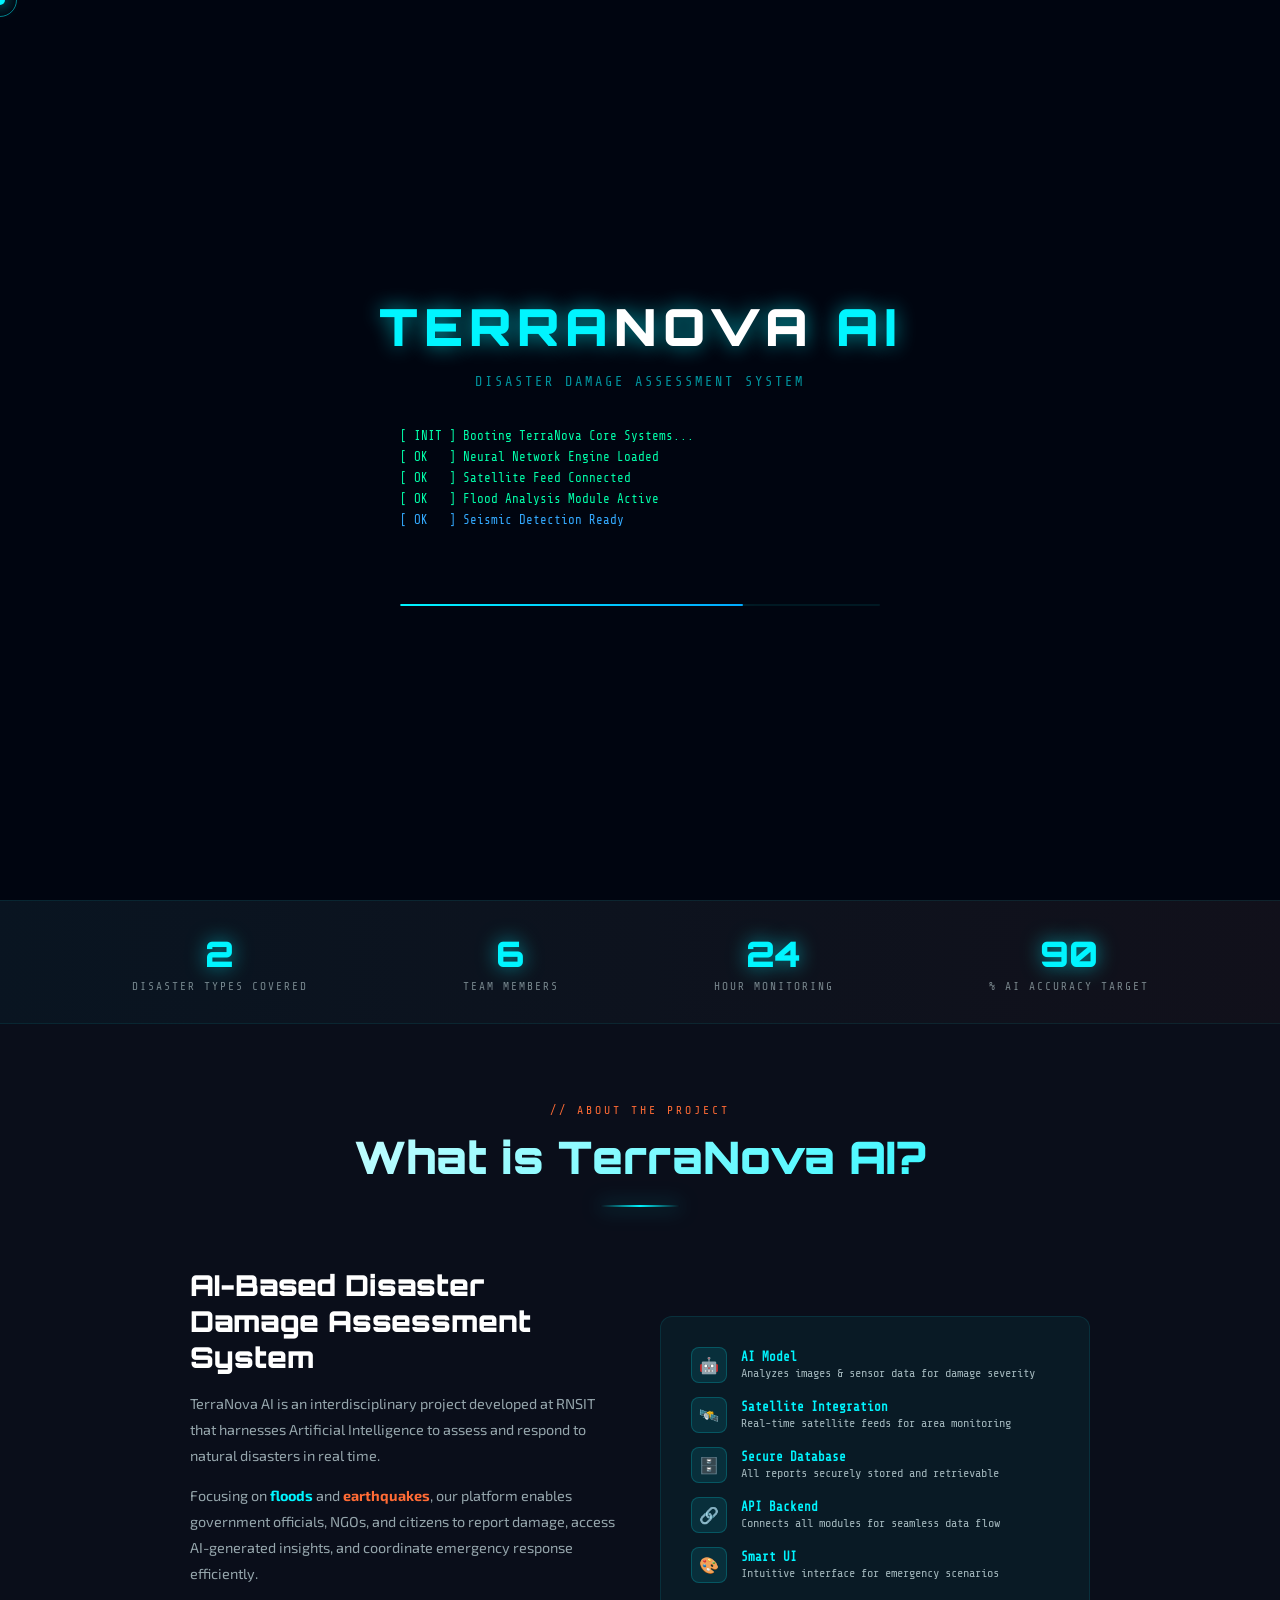
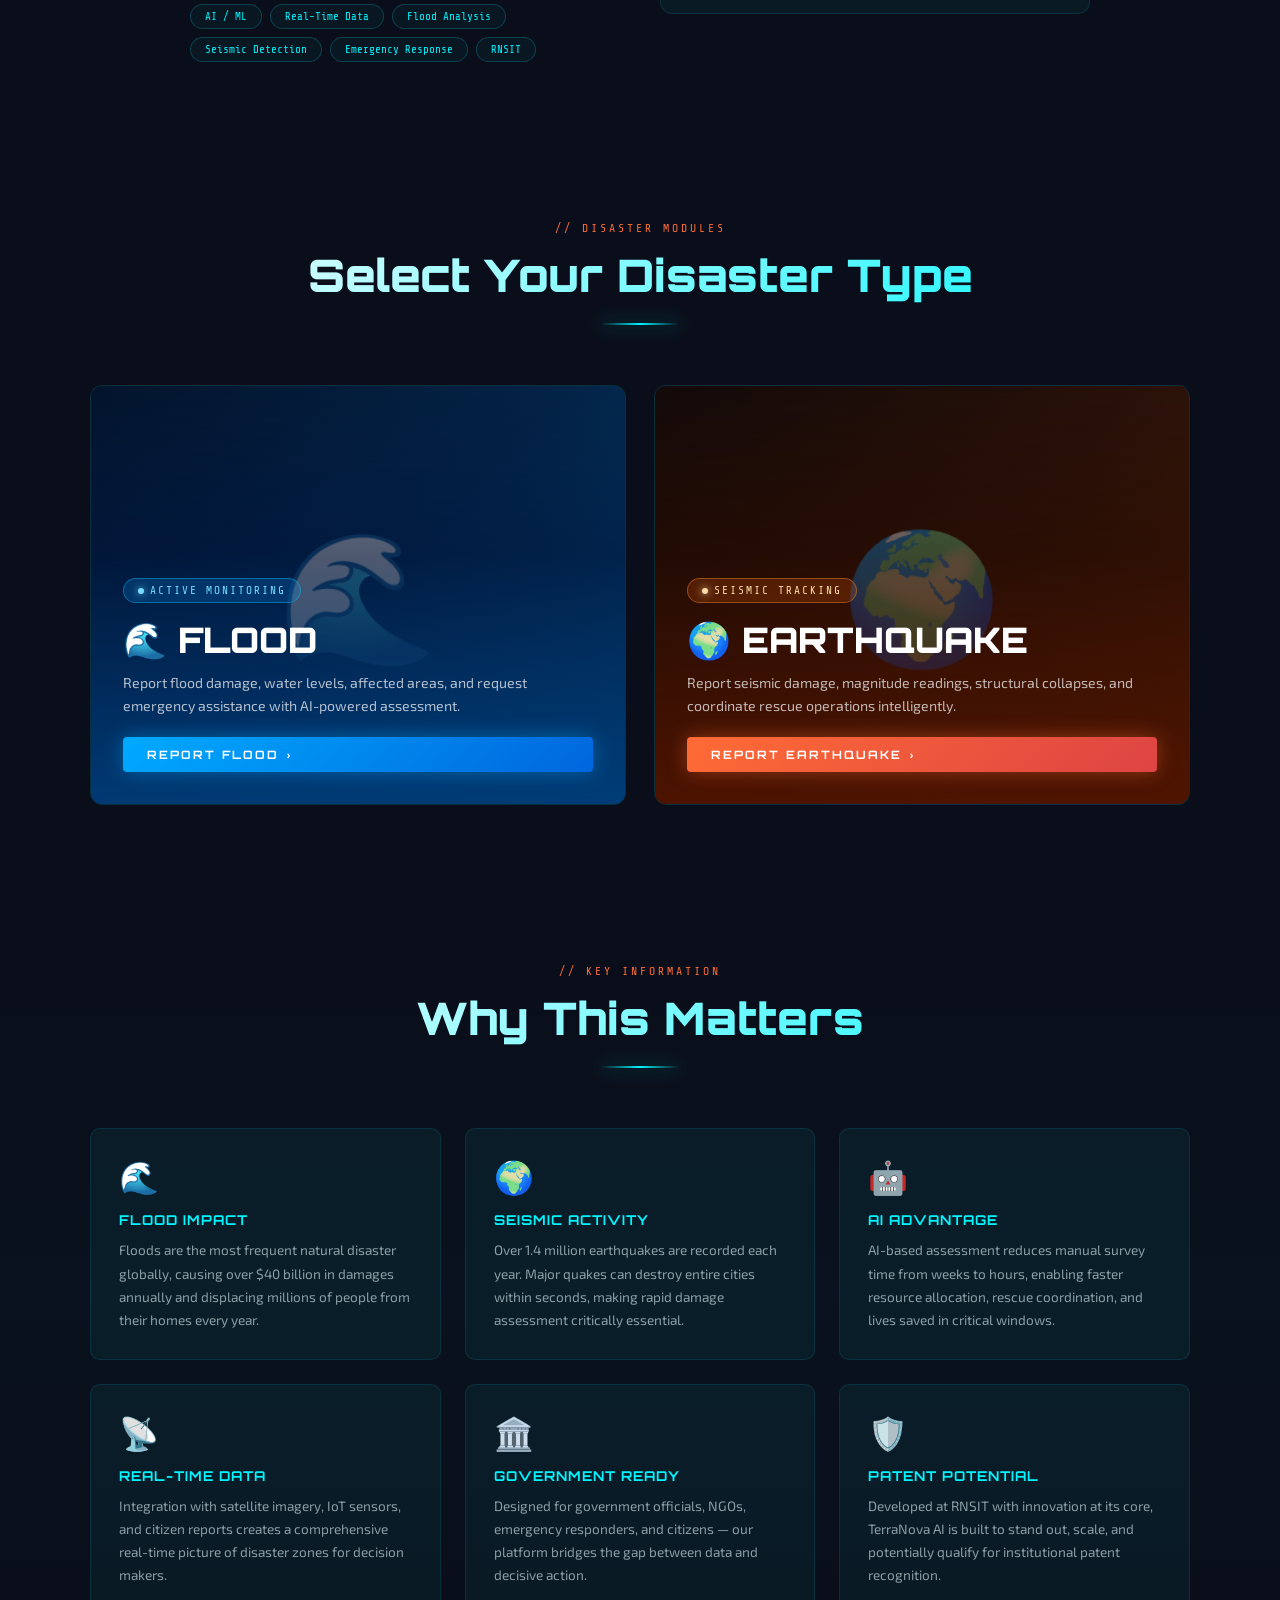
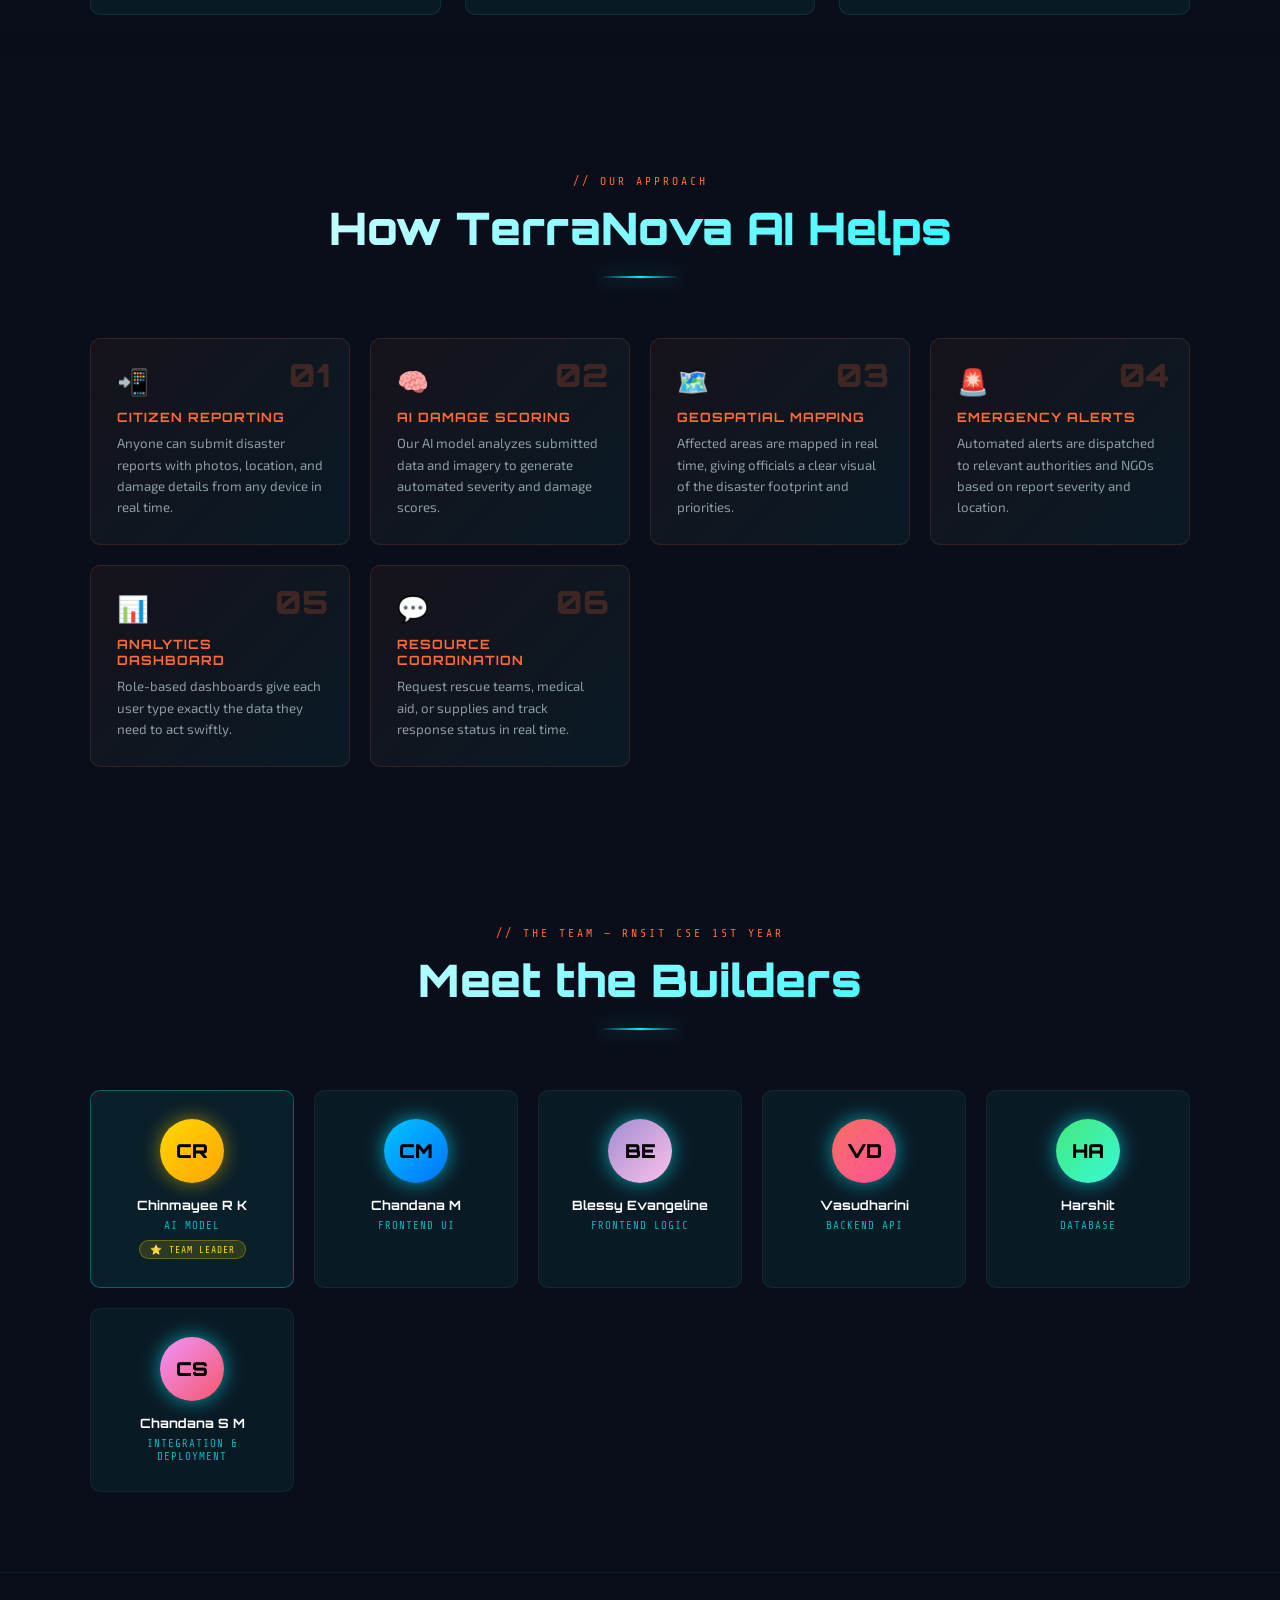
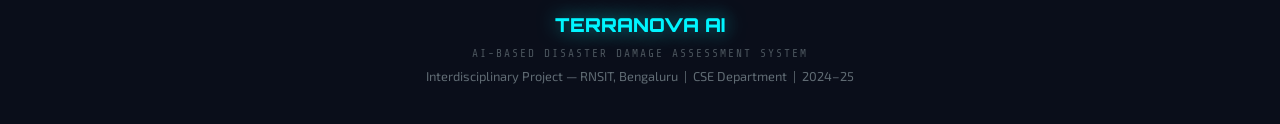
<file: frontend 1/TerraNovaAI5/index.html>
<!DOCTYPE html>
<html lang="en">
<head>
<meta charset="UTF-8"/>
<meta name="viewport" content="width=device-width, initial-scale=1.0"/>
<title>TerraNova AI — Disaster Damage Assessment System</title>
<link href="https://fonts.googleapis.com/css2?family=Orbitron:wght@400;600;700;900&family=Exo+2:wght@300;400;500;600&family=Share+Tech+Mono&display=swap" rel="stylesheet"/>
<style>
:root{--cyan:#00f5ff;--amber:#ff6b35;--red:#ff2244;--navy:#0a0e1a;--navy2:#0d1526;--glass:rgba(0,245,255,0.05);--glass2:rgba(0,245,255,0.10);--glow:0 0 20px rgba(0,245,255,0.6);--glow-amber:0 0 20px rgba(255,107,53,0.6);--font-head:'Orbitron',monospace;--font-body:'Exo 2',sans-serif;--font-mono:'Share Tech Mono',monospace;}
*{margin:0;padding:0;box-sizing:border-box;}html{scroll-behavior:smooth;}
body{background:var(--navy);color:#e0f7fa;font-family:var(--font-body);overflow-x:hidden;cursor:none;}

#cursor{position:fixed;width:10px;height:10px;border-radius:50%;background:var(--cyan);pointer-events:none;z-index:99999;transform:translate(-50%,-50%);box-shadow:0 0 15px var(--cyan);}
#cursor-ring{position:fixed;width:34px;height:34px;border-radius:50%;border:1.5px solid rgba(0,245,255,0.5);pointer-events:none;z-index:99998;transform:translate(-50%,-50%);transition:all .15s ease;}

#boot{position:fixed;inset:0;background:#000510;z-index:99990;display:flex;flex-direction:column;align-items:center;justify-content:center;gap:16px;transition:opacity .8s,visibility .8s;}
#boot.hidden{opacity:0;visibility:hidden;}
.boot-logo{font-family:var(--font-head);font-size:clamp(1.8rem,4vw,3.5rem);font-weight:900;color:var(--cyan);text-shadow:var(--glow);letter-spacing:6px;animation:flickerIn 1s .2s both;}
.boot-sub{font-family:var(--font-mono);font-size:.85rem;color:rgba(0,245,255,0.6);letter-spacing:3px;animation:flickerIn .8s .7s both;}
.boot-lines{width:min(480px,88vw);margin-top:24px;display:flex;flex-direction:column;gap:7px;}
.bl{font-family:var(--font-mono);font-size:.78rem;color:#3af;opacity:0;transform:translateX(-15px);transition:all .35s;}
.bl.show{opacity:1;transform:translateX(0);}.bl.ok{color:#0fa;}
.boot-bar-wrap{width:min(480px,88vw);height:2px;background:rgba(0,245,255,0.08);border-radius:2px;overflow:hidden;margin-top:18px;}
.boot-bar{height:100%;width:0;background:linear-gradient(90deg,var(--cyan),#0af);box-shadow:var(--glow);border-radius:2px;transition:width .25s;}
@keyframes flickerIn{0%{opacity:0;}60%{opacity:.7;}80%{opacity:.4;}100%{opacity:1;}}

#bg-canvas{position:fixed;inset:0;z-index:0;pointer-events:none;}

nav{position:fixed;top:0;left:0;right:0;z-index:500;padding:16px 5%;display:flex;align-items:center;justify-content:space-between;background:rgba(10,14,26,.88);backdrop-filter:blur(18px);border-bottom:1px solid rgba(0,245,255,0.08);}
.nav-brand{display:flex;align-items:center;gap:12px;}
.nav-orb{width:40px;height:40px;border-radius:50%;border:2px solid var(--cyan);display:flex;align-items:center;justify-content:center;font-family:var(--font-head);font-size:.85rem;font-weight:900;color:var(--cyan);box-shadow:var(--glow);animation:orbPulse 2.5s ease-in-out infinite;}
.nav-title{font-family:var(--font-head);font-size:1rem;font-weight:700;background:linear-gradient(135deg,var(--cyan),#fff);-webkit-background-clip:text;-webkit-text-fill-color:transparent;}
.nav-links{display:flex;gap:28px;align-items:center;}
.nav-links a{font-size:.85rem;color:rgba(224,247,250,.7);text-decoration:none;letter-spacing:1px;transition:color .2s;}
.nav-links a:hover{color:var(--cyan);}
.nav-btn{padding:8px 22px;border:1.5px solid var(--cyan);border-radius:4px;color:var(--cyan);font-family:var(--font-head);font-size:.75rem;font-weight:600;text-decoration:none;letter-spacing:2px;background:transparent;transition:all .25s;position:relative;overflow:hidden;}
.nav-btn::before{content:'';position:absolute;inset:0;background:var(--cyan);transform:translateX(-100%);transition:transform .3s;z-index:-1;}
.nav-btn:hover{color:#000;text-shadow:none;}.nav-btn:hover::before{transform:translateX(0);}
@keyframes orbPulse{0%,100%{box-shadow:var(--glow);}50%{box-shadow:0 0 35px rgba(0,245,255,.9);}}

.hero{position:relative;min-height:100vh;display:flex;flex-direction:column;align-items:center;justify-content:center;text-align:center;padding:100px 5% 60px;z-index:1;}
.hero-badge{display:inline-flex;align-items:center;gap:8px;padding:6px 18px;border:1px solid rgba(0,245,255,.25);border-radius:20px;background:rgba(0,245,255,.05);font-family:var(--font-mono);font-size:.72rem;color:var(--cyan);letter-spacing:2px;margin-bottom:28px;animation:fadeUp .8s 1s both;}
.hero-badge span{width:6px;height:6px;border-radius:50%;background:var(--cyan);box-shadow:var(--glow);animation:blink 1.2s infinite;}
.hero-title{font-family:var(--font-head);font-size:clamp(2rem,6vw,5rem);font-weight:900;line-height:1.1;letter-spacing:2px;margin-bottom:20px;animation:fadeUp .8s 1.1s both;}
.hero-title .line1{display:block;background:linear-gradient(135deg,#fff 30%,var(--cyan));-webkit-background-clip:text;-webkit-text-fill-color:transparent;filter:drop-shadow(0 0 30px rgba(0,245,255,.3));}
.hero-title .line2{display:block;color:var(--amber);text-shadow:var(--glow-amber);font-size:clamp(1rem,2.5vw,1.8rem);letter-spacing:6px;margin-top:10px;font-weight:600;}
.hero-desc{max-width:640px;font-size:clamp(.9rem,1.5vw,1.1rem);color:rgba(224,247,250,.65);line-height:1.8;margin-bottom:40px;animation:fadeUp .8s 1.2s both;}
.hero-btns{display:flex;gap:16px;flex-wrap:wrap;justify-content:center;animation:fadeUp .8s 1.3s both;}
.btn-primary{padding:14px 36px;background:linear-gradient(135deg,var(--cyan),#0af);color:#000;font-family:var(--font-head);font-size:.78rem;font-weight:700;letter-spacing:2px;border:none;border-radius:4px;cursor:pointer;text-decoration:none;box-shadow:0 0 30px rgba(0,245,255,.4);transition:all .25s;display:inline-block;}
.btn-primary:hover{transform:translateY(-3px);box-shadow:0 0 50px rgba(0,245,255,.7);}
.btn-ghost{padding:14px 36px;border:1.5px solid var(--amber);color:var(--amber);font-family:var(--font-head);font-size:.78rem;font-weight:700;letter-spacing:2px;border-radius:4px;cursor:pointer;text-decoration:none;background:transparent;transition:all .25s;display:inline-block;}
.btn-ghost:hover{background:rgba(255,107,53,.1);box-shadow:var(--glow-amber);transform:translateY(-3px);}
.hero-scroll{position:absolute;bottom:30px;left:50%;transform:translateX(-50%);display:flex;flex-direction:column;align-items:center;gap:6px;color:rgba(0,245,255,.4);font-family:var(--font-mono);font-size:.65rem;letter-spacing:2px;animation:fadeUp .8s 1.5s both;}
.scroll-arrow{width:1px;height:40px;background:linear-gradient(to bottom,transparent,var(--cyan));animation:scrollBob 1.5s ease-in-out infinite;}
@keyframes scrollBob{0%,100%{transform:scaleY(1);}50%{transform:scaleY(1.3);}}

.stats-bar{position:relative;z-index:1;padding:30px 5%;background:linear-gradient(90deg,rgba(0,245,255,.03),rgba(255,107,53,.03));border-top:1px solid rgba(0,245,255,.08);border-bottom:1px solid rgba(0,245,255,.08);display:flex;justify-content:space-around;flex-wrap:wrap;gap:20px;}
.stat-item{text-align:center;}
.stat-num{font-family:var(--font-head);font-size:clamp(1.4rem,3vw,2.2rem);font-weight:900;color:var(--cyan);text-shadow:var(--glow);}
.stat-label{font-family:var(--font-mono);font-size:.7rem;color:rgba(224,247,250,.5);letter-spacing:2px;margin-top:4px;}

.section{position:relative;z-index:1;padding:80px 5%;}
.section-header{text-align:center;margin-bottom:60px;}
.section-tag{font-family:var(--font-mono);font-size:.72rem;color:var(--amber);letter-spacing:3px;display:block;margin-bottom:12px;}
.section-title{font-family:var(--font-head);font-size:clamp(1.4rem,3.5vw,2.8rem);font-weight:900;background:linear-gradient(135deg,#fff,var(--cyan));-webkit-background-clip:text;-webkit-text-fill-color:transparent;}
.glow-divider{width:80px;height:2px;background:linear-gradient(90deg,transparent,var(--cyan),transparent);margin:20px auto 0;box-shadow:var(--glow);}

.disaster-grid{display:grid;grid-template-columns:1fr 1fr;gap:28px;max-width:1100px;margin:0 auto;}
@media(max-width:700px){.disaster-grid{grid-template-columns:1fr;}}
.disaster-card{position:relative;border-radius:12px;overflow:hidden;height:420px;cursor:pointer;border:1px solid rgba(0,245,255,.15);transition:all .4s;}
.disaster-card:hover{transform:translateY(-8px);border-color:rgba(0,245,255,.5);box-shadow:0 20px 60px rgba(0,0,0,.5);}
.disaster-card video{position:absolute;inset:0;width:100%;height:100%;object-fit:cover;z-index:0;}
.card-img-fallback{position:absolute;inset:0;width:100%;height:100%;z-index:0;display:flex;align-items:center;justify-content:center;font-size:8rem;}
.card-overlay{position:absolute;inset:0;z-index:1;display:flex;flex-direction:column;justify-content:flex-end;padding:32px;}
.card-overlay.flood-overlay{background:linear-gradient(0deg,rgba(0,60,120,.92) 0%,rgba(0,20,60,.5) 60%,transparent 100%);}
.card-overlay.quake-overlay{background:linear-gradient(0deg,rgba(80,20,0,.92) 0%,rgba(40,10,0,.5) 60%,transparent 100%);}
.card-badge{display:inline-flex;align-items:center;gap:6px;padding:5px 14px;border-radius:20px;font-family:var(--font-mono);font-size:.7rem;letter-spacing:2px;margin-bottom:14px;width:fit-content;}
.flood-badge{background:rgba(0,150,255,.2);border:1px solid rgba(0,200,255,.4);color:#7df;}
.quake-badge{background:rgba(255,100,0,.2);border:1px solid rgba(255,150,50,.4);color:#fda;}
.card-badge-dot{width:6px;height:6px;border-radius:50%;animation:blink 1s infinite;}
.flood-badge .card-badge-dot{background:#7df;box-shadow:0 0 8px #7df;}.quake-badge .card-badge-dot{background:#fda;box-shadow:0 0 8px #fda;}
.card-title{font-family:var(--font-head);font-size:clamp(1.4rem,3vw,2.2rem);font-weight:900;color:#fff;margin-bottom:10px;}
.card-desc{font-size:.88rem;color:rgba(255,255,255,.7);line-height:1.6;margin-bottom:20px;}
.card-cta{display:inline-flex;align-items:center;gap:8px;padding:10px 24px;border-radius:4px;font-family:var(--font-head);font-size:.72rem;font-weight:700;letter-spacing:2px;border:none;cursor:pointer;transition:all .3s;}
.flood-cta{background:linear-gradient(135deg,#0af,#06d);color:#fff;box-shadow:0 0 20px rgba(0,170,255,.4);}
.quake-cta{background:linear-gradient(135deg,var(--amber),#d44);color:#fff;box-shadow:0 0 20px rgba(255,107,53,.4);}
.card-cta:hover{transform:scale(1.05);}
.card-scan{position:absolute;top:0;left:0;right:0;height:2px;z-index:3;opacity:0;animation:scanLine 3s linear infinite;}
.disaster-card:hover .card-scan{opacity:1;}
@keyframes scanLine{0%{top:0;}100%{top:100%;}}
.facts-popup{position:absolute;top:16px;right:16px;z-index:4;background:rgba(10,14,26,.92);border:1px solid rgba(0,245,255,.25);border-radius:8px;padding:16px;width:200px;opacity:0;transform:scale(.9) translateY(-10px);transition:all .3s;pointer-events:none;backdrop-filter:blur(10px);}
.disaster-card:hover .facts-popup{opacity:1;transform:scale(1) translateY(0);}
.facts-popup h4{font-family:var(--font-head);font-size:.65rem;color:var(--cyan);letter-spacing:2px;margin-bottom:10px;}
.fact-item{font-family:var(--font-mono);font-size:.68rem;color:rgba(224,247,250,.7);padding:4px 0;border-bottom:1px solid rgba(0,245,255,.06);display:flex;gap:6px;}
.fact-item::before{content:'›';color:var(--cyan);}

.facts-grid{display:grid;grid-template-columns:repeat(auto-fit,minmax(280px,1fr));gap:24px;max-width:1100px;margin:0 auto;}
.fact-card{background:var(--glass);border:1px solid rgba(0,245,255,.1);border-radius:10px;padding:28px;transition:all .35s;position:relative;overflow:hidden;}
.fact-card::before{content:'';position:absolute;top:0;left:0;right:0;height:1px;background:linear-gradient(90deg,transparent,var(--cyan),transparent);opacity:0;transition:opacity .3s;}
.fact-card:hover{background:var(--glass2);border-color:rgba(0,245,255,.3);transform:translateY(-4px);box-shadow:0 20px 40px rgba(0,0,0,.3);}
.fact-card:hover::before{opacity:1;}
.fact-icon{font-size:2rem;margin-bottom:14px;display:block;}
.fact-card h3{font-family:var(--font-head);font-size:.85rem;font-weight:700;color:var(--cyan);margin-bottom:10px;letter-spacing:1px;}
.fact-card p{font-size:.85rem;color:rgba(224,247,250,.6);line-height:1.7;}

.solutions-grid{display:grid;grid-template-columns:repeat(auto-fit,minmax(250px,1fr));gap:20px;max-width:1100px;margin:0 auto;}
.solution-card{background:linear-gradient(135deg,rgba(255,107,53,.05),rgba(0,245,255,.05));border:1px solid rgba(255,107,53,.15);border-radius:10px;padding:26px;transition:all .35s;position:relative;}
.solution-card:hover{border-color:rgba(255,107,53,.4);transform:translateY(-4px);box-shadow:0 0 30px rgba(255,107,53,.1);}
.sol-num{font-family:var(--font-head);font-size:2rem;font-weight:900;color:rgba(255,107,53,.2);position:absolute;top:16px;right:20px;}
.sol-icon{font-size:1.6rem;margin-bottom:12px;display:block;}
.solution-card h3{font-family:var(--font-head);font-size:.8rem;color:var(--amber);margin-bottom:8px;letter-spacing:1px;}
.solution-card p{font-size:.83rem;color:rgba(224,247,250,.6);line-height:1.6;}

.team-grid{display:grid;grid-template-columns:repeat(auto-fit,minmax(200px,1fr));gap:20px;max-width:1100px;margin:0 auto;}
.team-card{background:var(--glass);border:1px solid rgba(0,245,255,.08);border-radius:10px;padding:28px 20px;text-align:center;transition:all .35s;position:relative;overflow:hidden;}
.team-card.leader{border-color:rgba(0,245,255,.3);background:rgba(0,245,255,.07);}
.team-card:hover{transform:translateY(-5px);border-color:rgba(0,245,255,.3);}
.team-avatar{width:64px;height:64px;border-radius:50%;background:linear-gradient(135deg,var(--cyan),#0af);display:flex;align-items:center;justify-content:center;font-family:var(--font-head);font-size:1.2rem;font-weight:900;color:#000;margin:0 auto 14px;box-shadow:var(--glow);}
.team-card.leader .team-avatar{background:linear-gradient(135deg,#ffd700,#ffa500);box-shadow:0 0 20px rgba(255,215,0,.5);}
.team-name{font-family:var(--font-head);font-size:.8rem;font-weight:700;color:#fff;margin-bottom:6px;}
.team-role{font-family:var(--font-mono);font-size:.68rem;color:rgba(0,245,255,.7);letter-spacing:1px;}
.leader-badge{display:inline-block;padding:3px 10px;background:rgba(255,215,0,.15);border:1px solid rgba(255,215,0,.3);border-radius:10px;font-family:var(--font-mono);font-size:.6rem;color:#ffd700;letter-spacing:1px;margin-top:8px;}

.about-wrap{max-width:900px;margin:0 auto;display:grid;grid-template-columns:1fr 1fr;gap:40px;align-items:center;}
@media(max-width:650px){.about-wrap{grid-template-columns:1fr;}}
.about-text h2{font-family:var(--font-head);font-size:clamp(1.2rem,3vw,1.8rem);font-weight:900;color:#fff;margin-bottom:16px;}
.about-text p{font-size:.9rem;color:rgba(224,247,250,.65);line-height:1.8;margin-bottom:14px;}
.about-tags{display:flex;flex-wrap:wrap;gap:8px;margin-top:18px;}
.tag{padding:5px 14px;border:1px solid rgba(0,245,255,.2);border-radius:20px;font-family:var(--font-mono);font-size:.68rem;color:var(--cyan);background:rgba(0,245,255,.04);}
.about-visual{background:var(--glass);border:1px solid rgba(0,245,255,.1);border-radius:12px;padding:30px;display:flex;flex-direction:column;gap:14px;}
.av-row{display:flex;align-items:center;gap:14px;}
.av-icon{width:36px;height:36px;border-radius:8px;background:rgba(0,245,255,.1);border:1px solid rgba(0,245,255,.2);display:flex;align-items:center;justify-content:center;font-size:1rem;flex-shrink:0;}
.av-text{font-family:var(--font-mono);font-size:.75rem;color:rgba(224,247,250,.7);}
.av-text strong{color:var(--cyan);display:block;font-size:.78rem;margin-bottom:2px;}

footer{position:relative;z-index:1;padding:40px 5%;border-top:1px solid rgba(0,245,255,.08);text-align:center;}
.footer-logo{font-family:var(--font-head);font-size:1.2rem;font-weight:900;color:var(--cyan);text-shadow:var(--glow);margin-bottom:10px;}
.footer-sub{font-family:var(--font-mono);font-size:.7rem;color:rgba(224,247,250,.3);letter-spacing:2px;}
.footer-college{font-size:.8rem;color:rgba(224,247,250,.4);margin-top:8px;}

@keyframes fadeUp{from{opacity:0;transform:translateY(30px);}to{opacity:1;transform:translateY(0);}}
@keyframes blink{0%,100%{opacity:1;}50%{opacity:.3;}}
.reveal{opacity:0;transform:translateY(40px);transition:opacity .7s ease,transform .7s ease;}
.reveal.visible{opacity:1;transform:translateY(0);}

.notif-wrap{position:fixed;top:80px;right:20px;z-index:900;display:flex;flex-direction:column;gap:10px;pointer-events:none;}
.notif{background:rgba(10,14,26,.92);border:1px solid rgba(0,245,255,.25);border-radius:8px;padding:12px 18px;font-family:var(--font-mono);font-size:.72rem;color:var(--cyan);backdrop-filter:blur(12px);transform:translateX(120%);transition:transform .4s ease;max-width:280px;display:flex;align-items:center;gap:8px;}
.notif.show{transform:translateX(0);}
.notif-dot{width:6px;height:6px;border-radius:50%;background:var(--cyan);box-shadow:var(--glow);flex-shrink:0;}
</style>
</head>
<body>
<div id="cursor"></div>
<div id="cursor-ring"></div>
<div class="notif-wrap" id="notifWrap"></div>

<!-- BOOT SCREEN -->
<div id="boot">
  <div class="boot-logo">TERRA<span style="color:#fff">NOVA</span> AI</div>
  <div class="boot-sub">DISASTER DAMAGE ASSESSMENT SYSTEM</div>
  <div class="boot-lines">
    <div class="bl" id="bl0">[ INIT ] Booting TerraNova Core Systems...</div>
    <div class="bl" id="bl1">[ OK&nbsp;&nbsp; ] Neural Network Engine Loaded</div>
    <div class="bl" id="bl2">[ OK&nbsp;&nbsp; ] Satellite Feed Connected</div>
    <div class="bl" id="bl3">[ OK&nbsp;&nbsp; ] Flood Analysis Module Active</div>
    <div class="bl" id="bl4">[ OK&nbsp;&nbsp; ] Seismic Detection Ready</div>
    <div class="bl" id="bl5">[ OK&nbsp;&nbsp; ] Emergency Response Network Online</div>
    <div class="bl" id="bl6">[ READY ] All Systems Operational ✓</div>
  </div>
  <div class="boot-bar-wrap"><div class="boot-bar" id="bootBar"></div></div>
</div>

<canvas id="bg-canvas"></canvas>

<nav>
  <div class="nav-brand">
    <div class="nav-orb">TN</div>
    <span class="nav-title">TerraNova AI</span>
  </div>
  <div class="nav-links">
    <a href="#about">About</a>
    <a href="#disasters">Disasters</a>
    <a href="#facts">Facts</a>
    <a href="#team">Team</a>
    <a href="login.html" class="nav-btn">LAUNCH SYSTEM</a>
  </div>
</nav>

<!-- HERO -->
<section class="hero">
  <div class="hero-badge"><span></span> AI-POWERED EMERGENCY RESPONSE PLATFORM</div>
  <h1 class="hero-title">
    <span class="line1">TERRANOVA AI</span>
    <span class="line2">DISASTER DAMAGE ASSESSMENT</span>
  </h1>
  <p class="hero-desc">Real-time AI-driven disaster damage assessment for floods and earthquakes. Empowering governments, NGOs, and citizens with intelligent emergency response tools.</p>
  <div class="hero-btns">
    <a href="login.html" class="btn-primary">ENTER SYSTEM</a>
    <a href="#about" class="btn-ghost">LEARN MORE</a>
  </div>
  <div class="hero-scroll">SCROLL <div class="scroll-arrow"></div></div>
</section>

<!-- STATS -->
<div class="stats-bar reveal">
  <div class="stat-item"><div class="stat-num" data-count="2">0</div><div class="stat-label">DISASTER TYPES COVERED</div></div>
  <div class="stat-item"><div class="stat-num" data-count="6">0</div><div class="stat-label">TEAM MEMBERS</div></div>
  <div class="stat-item"><div class="stat-num" data-count="24">0</div><div class="stat-label">HOUR MONITORING</div></div>
  <div class="stat-item"><div class="stat-num" data-count="100">0</div><div class="stat-label">% AI ACCURACY TARGET</div></div>
</div>

<!-- ABOUT -->
<section class="section" id="about">
  <div class="section-header reveal">
    <span class="section-tag">// ABOUT THE PROJECT</span>
    <h2 class="section-title">What is TerraNova AI?</h2>
    <div class="glow-divider"></div>
  </div>
  <div class="about-wrap">
    <div class="about-text reveal">
      <h2>AI-Based Disaster Damage Assessment System</h2>
      <p>TerraNova AI is an interdisciplinary project developed at RNSIT that harnesses Artificial Intelligence to assess and respond to natural disasters in real time.</p>
      <p>Focusing on <strong style="color:var(--cyan)">floods</strong> and <strong style="color:var(--amber)">earthquakes</strong>, our platform enables government officials, NGOs, and citizens to report damage, access AI-generated insights, and coordinate emergency response efficiently.</p>
      <div class="about-tags">
        <span class="tag">AI / ML</span><span class="tag">Real-Time Data</span><span class="tag">Flood Analysis</span>
        <span class="tag">Seismic Detection</span><span class="tag">Emergency Response</span><span class="tag">RNSIT</span>
      </div>
    </div>
    <div class="about-visual reveal">
      <div class="av-row"><div class="av-icon">🤖</div><div class="av-text"><strong>AI Model</strong>Analyzes images & sensor data for damage severity</div></div>
      <div class="av-row"><div class="av-icon">🛰️</div><div class="av-text"><strong>Satellite Integration</strong>Real-time satellite feeds for area monitoring</div></div>
      <div class="av-row"><div class="av-icon">🗄️</div><div class="av-text"><strong>Secure Database</strong>All reports securely stored and retrievable</div></div>
      <div class="av-row"><div class="av-icon">🔗</div><div class="av-text"><strong>API Backend</strong>Connects all modules for seamless data flow</div></div>
      <div class="av-row"><div class="av-icon">🎨</div><div class="av-text"><strong>Smart UI</strong>Intuitive interface for emergency scenarios</div></div>
    </div>
  </div>
</section>

<!-- DISASTER CARDS -->
<section class="section" id="disasters">
  <div class="section-header reveal">
    <span class="section-tag">// DISASTER MODULES</span>
    <h2 class="section-title">Select Your Disaster Type</h2>
    <div class="glow-divider"></div>
  </div>
  <div class="disaster-grid reveal">
    <!-- FLOOD -->
    <div class="disaster-card" onclick="goTo('login.html')">
      <div class="card-img-fallback" style="background:linear-gradient(135deg,#001a3a,#003366,#0066aa);opacity:.6;">🌊</div>
      <!-- Replace with: <video autoplay muted loop><source src="assets/flood-video.mp4" type="video/mp4"></video> -->
      <div class="card-scan" style="background:linear-gradient(90deg,transparent,#0af,transparent);"></div>
      <div class="facts-popup">
        <h4>⚡ FLOOD QUICK FACTS</h4>
        <div class="fact-item">Deadliest natural disaster type</div>
        <div class="fact-item">Affects 250M+ people per year</div>
        <div class="fact-item">AI detects water levels via satellite</div>
        <div class="fact-item">Early warning saves thousands</div>
        <div class="fact-item">Click to submit a flood report</div>
      </div>
      <div class="card-overlay flood-overlay">
        <span class="card-badge flood-badge"><span class="card-badge-dot"></span>ACTIVE MONITORING</span>
        <div class="card-title">🌊 FLOOD</div>
        <p class="card-desc">Report flood damage, water levels, affected areas, and request emergency assistance with AI-powered assessment.</p>
        <button class="card-cta flood-cta">REPORT FLOOD ›</button>
      </div>
    </div>
    <!-- EARTHQUAKE -->
    <div class="disaster-card" onclick="goTo('login.html')">
      <div class="card-img-fallback" style="background:linear-gradient(135deg,#1a0a00,#3d1500,#6b2800);opacity:.6;">🌍</div>
      <!-- Replace with: <video autoplay muted loop><source src="assets/earthquake-video.mp4" type="video/mp4"></video> -->
      <div class="card-scan" style="background:linear-gradient(90deg,transparent,var(--amber),transparent);animation-delay:1.5s;"></div>
      <div class="facts-popup" style="border-color:rgba(255,107,53,.3);">
        <h4 style="color:var(--amber);">⚡ EARTHQUAKE FACTS</h4>
        <div class="fact-item">500,000+ quakes detected yearly</div>
        <div class="fact-item">AI measures magnitude & intensity</div>
        <div class="fact-item">Structural damage auto-assessed</div>
        <div class="fact-item">Rescue teams alerted instantly</div>
        <div class="fact-item">Click to submit earthquake report</div>
      </div>
      <div class="card-overlay quake-overlay">
        <span class="card-badge quake-badge"><span class="card-badge-dot"></span>SEISMIC TRACKING</span>
        <div class="card-title">🌍 EARTHQUAKE</div>
        <p class="card-desc">Report seismic damage, magnitude readings, structural collapses, and coordinate rescue operations intelligently.</p>
        <button class="card-cta quake-cta">REPORT EARTHQUAKE ›</button>
      </div>
    </div>
  </div>
</section>

<!-- FACTS -->
<section class="section" id="facts" style="background:linear-gradient(180deg,transparent,rgba(0,245,255,.02),transparent);">
  <div class="section-header reveal">
    <span class="section-tag">// KEY INFORMATION</span>
    <h2 class="section-title">Why This Matters</h2>
    <div class="glow-divider"></div>
  </div>
  <div class="facts-grid">
    <div class="fact-card reveal"><span class="fact-icon">🌊</span><h3>FLOOD IMPACT</h3><p>Floods are the most frequent natural disaster globally, causing over $40 billion in damages annually and displacing millions of people from their homes every year.</p></div>
    <div class="fact-card reveal"><span class="fact-icon">🌍</span><h3>SEISMIC ACTIVITY</h3><p>Over 1.4 million earthquakes are recorded each year. Major quakes can destroy entire cities within seconds, making rapid damage assessment critically essential.</p></div>
    <div class="fact-card reveal"><span class="fact-icon">🤖</span><h3>AI ADVANTAGE</h3><p>AI-based assessment reduces manual survey time from weeks to hours, enabling faster resource allocation, rescue coordination, and lives saved in critical windows.</p></div>
    <div class="fact-card reveal"><span class="fact-icon">📡</span><h3>REAL-TIME DATA</h3><p>Integration with satellite imagery, IoT sensors, and citizen reports creates a comprehensive real-time picture of disaster zones for decision makers.</p></div>
    <div class="fact-card reveal"><span class="fact-icon">🏛️</span><h3>GOVERNMENT READY</h3><p>Designed for government officials, NGOs, emergency responders, and citizens — our platform bridges the gap between data and decisive action.</p></div>
    <div class="fact-card reveal"><span class="fact-icon">🛡️</span><h3>PATENT POTENTIAL</h3><p>Developed at RNSIT with innovation at its core, TerraNova AI is built to stand out, scale, and potentially qualify for institutional patent recognition.</p></div>
  </div>
</section>

<!-- SOLUTIONS -->
<section class="section">
  <div class="section-header reveal">
    <span class="section-tag">// OUR APPROACH</span>
    <h2 class="section-title">How TerraNova AI Helps</h2>
    <div class="glow-divider"></div>
  </div>
  <div class="solutions-grid">
    <div class="solution-card reveal"><span class="sol-num">01</span><span class="sol-icon">📲</span><h3>CITIZEN REPORTING</h3><p>Anyone can submit disaster reports with photos, location, and damage details from any device in real time.</p></div>
    <div class="solution-card reveal"><span class="sol-num">02</span><span class="sol-icon">🧠</span><h3>AI DAMAGE SCORING</h3><p>Our AI model analyzes submitted data and imagery to generate automated severity and damage scores.</p></div>
    <div class="solution-card reveal"><span class="sol-num">03</span><span class="sol-icon">🗺️</span><h3>GEOSPATIAL MAPPING</h3><p>Affected areas are mapped in real time, giving officials a clear visual of the disaster footprint and priorities.</p></div>
    <div class="solution-card reveal"><span class="sol-num">04</span><span class="sol-icon">🚨</span><h3>EMERGENCY ALERTS</h3><p>Automated alerts are dispatched to relevant authorities and NGOs based on report severity and location.</p></div>
    <div class="solution-card reveal"><span class="sol-num">05</span><span class="sol-icon">📊</span><h3>ANALYTICS DASHBOARD</h3><p>Role-based dashboards give each user type exactly the data they need to act swiftly.</p></div>
    <div class="solution-card reveal"><span class="sol-num">06</span><span class="sol-icon">💬</span><h3>RESOURCE COORDINATION</h3><p>Request rescue teams, medical aid, or supplies and track response status in real time.</p></div>
  </div>
</section>

<!-- TEAM -->
<section class="section" id="team">
  <div class="section-header reveal">
    <span class="section-tag">// THE TEAM — RNSIT CSE 1ST YEAR</span>
    <h2 class="section-title">Meet the Builders</h2>
    <div class="glow-divider"></div>
  </div>
  <div class="team-grid">
    <div class="team-card leader reveal">
      <div class="team-avatar">CR</div>
      <div class="team-name">Chinmayee R K</div>
      <div class="team-role">AI MODEL</div>
      <div class="leader-badge">⭐ TEAM LEADER</div>
    </div>
    <div class="team-card reveal">
      <div class="team-avatar" style="background:linear-gradient(135deg,#00c6ff,#0072ff);">CM</div>
      <div class="team-name">Chandana M</div>
      <div class="team-role">FRONTEND UI</div>
    </div>
    <div class="team-card reveal">
      <div class="team-avatar" style="background:linear-gradient(135deg,#a18cd1,#fbc2eb);">BE</div>
      <div class="team-name">Blessy Evangeline</div>
      <div class="team-role">FRONTEND LOGIC</div>
    </div>
    <div class="team-card reveal">
      <div class="team-avatar" style="background:linear-gradient(135deg,#f77062,#fe5196);">VD</div>
      <div class="team-name">Vasudharini</div>
      <div class="team-role">BACKEND API</div>
    </div>
    <div class="team-card reveal">
      <div class="team-avatar" style="background:linear-gradient(135deg,#43e97b,#38f9d7);">HA</div>
      <div class="team-name">Harshit</div>
      <div class="team-role">DATABASE</div>
    </div>
    <div class="team-card reveal">
      <div class="team-avatar" style="background:linear-gradient(135deg,#f093fb,#f5576c);">CS</div>
      <div class="team-name">Chandana S M</div>
      <div class="team-role">INTEGRATION & DEPLOYMENT</div>
    </div>
  </div>
</section>

<footer>
  <div class="footer-logo">TERRANOVA AI</div>
  <div class="footer-sub">AI-BASED DISASTER DAMAGE ASSESSMENT SYSTEM</div>
  <div class="footer-college">Interdisciplinary Project — RNSIT, Bengaluru &nbsp;|&nbsp; CSE Department &nbsp;|&nbsp; 2024–25</div>
</footer>

<script>
// CURSOR
const cur=document.getElementById('cursor'),ring=document.getElementById('cursor-ring');
let mx=0,my=0,rx=0,ry=0;
document.addEventListener('mousemove',e=>{mx=e.clientX;my=e.clientY;cur.style.left=mx+'px';cur.style.top=my+'px';});
setInterval(()=>{rx+=(mx-rx)*.15;ry+=(my-ry)*.15;ring.style.left=rx+'px';ring.style.top=ry+'px';},16);

// CLICK SOUND
function playClick(){try{const c=new(window.AudioContext||window.webkitAudioContext)(),o=c.createOscillator(),g=c.createGain();o.connect(g);g.connect(c.destination);o.type='sine';o.frequency.setValueAtTime(880,c.currentTime);o.frequency.exponentialRampToValueAtTime(440,c.currentTime+.08);g.gain.setValueAtTime(.12,c.currentTime);g.gain.exponentialRampToValueAtTime(.001,c.currentTime+.12);o.start();o.stop(c.currentTime+.12);}catch(e){}}
document.addEventListener('click',playClick);

// BOOT
const bls=['bl0','bl1','bl2','bl3','bl4','bl5','bl6'],bar=document.getElementById('bootBar');
let bi=0;
function nextBl(){if(bi<bls.length){document.getElementById(bls[bi]).classList.add('show');if(bi>0)document.getElementById(bls[bi-1]).classList.add('ok');bar.style.width=(((bi+1)/bls.length)*100)+'%';bi++;setTimeout(nextBl,400);}else{bar.style.width='100%';setTimeout(()=>{document.getElementById('boot').classList.add('hidden');showNotif('✔ TerraNova AI Systems Online');},700);}}
setTimeout(nextBl,500);

// PARTICLES
const canvas=document.getElementById('bg-canvas'),ctx=canvas.getContext('2d');
let W,H,pts=[];
function resize(){W=canvas.width=innerWidth;H=canvas.height=innerHeight;}resize();window.addEventListener('resize',resize);
function mkPts(){pts=[];for(let i=0;i<80;i++)pts.push({x:Math.random()*W,y:Math.random()*H,vx:(Math.random()-.5)*.3,vy:(Math.random()-.5)*.3,r:Math.random()*1.5+.5,a:Math.random()});}mkPts();
function draw(){ctx.clearRect(0,0,W,H);pts.forEach(p=>{p.x+=p.vx;p.y+=p.vy;if(p.x<0)p.x=W;if(p.x>W)p.x=0;if(p.y<0)p.y=H;if(p.y>H)p.y=0;ctx.beginPath();ctx.arc(p.x,p.y,p.r,0,Math.PI*2);ctx.fillStyle=`rgba(0,245,255,${p.a*.4})`;ctx.fill();});pts.forEach((p,i)=>{for(let j=i+1;j<pts.length;j++){const q=pts[j],d=Math.hypot(p.x-q.x,p.y-q.y);if(d<120){ctx.beginPath();ctx.moveTo(p.x,p.y);ctx.lineTo(q.x,q.y);ctx.strokeStyle=`rgba(0,245,255,${(.15*(1-d/120)).toFixed(2)})`;ctx.lineWidth=.5;ctx.stroke();}}});requestAnimationFrame(draw);}draw();

// SCROLL REVEAL
const revEls=document.querySelectorAll('.reveal');
const obs=new IntersectionObserver(ens=>{ens.forEach(e=>{if(e.isIntersecting){e.target.classList.add('visible');e.target.querySelectorAll('[data-count]').forEach(el=>{let n=0,t=+el.dataset.count;const iv=setInterval(()=>{n+=Math.ceil(t/40);if(n>=t){n=t;clearInterval(iv);}el.textContent=n;},30);});}});},{threshold:.15});
revEls.forEach(r=>obs.observe(r));

// NOTIFICATIONS
function showNotif(msg){const wrap=document.getElementById('notifWrap'),n=document.createElement('div');n.className='notif';n.innerHTML='<div class="notif-dot"></div>'+msg;wrap.appendChild(n);setTimeout(()=>n.classList.add('show'),50);setTimeout(()=>{n.classList.remove('show');setTimeout(()=>n.remove(),500);},3500);}
setTimeout(()=>showNotif('🛰️ Satellite feed synchronized'),2800);
setTimeout(()=>showNotif('🌊 Flood monitoring active'),5000);
setTimeout(()=>showNotif('🌍 Seismic sensors online'),7200);

function goTo(url){playClick();setTimeout(()=>window.location.href=url,200);}
</script>
</body>
</html>
</file>
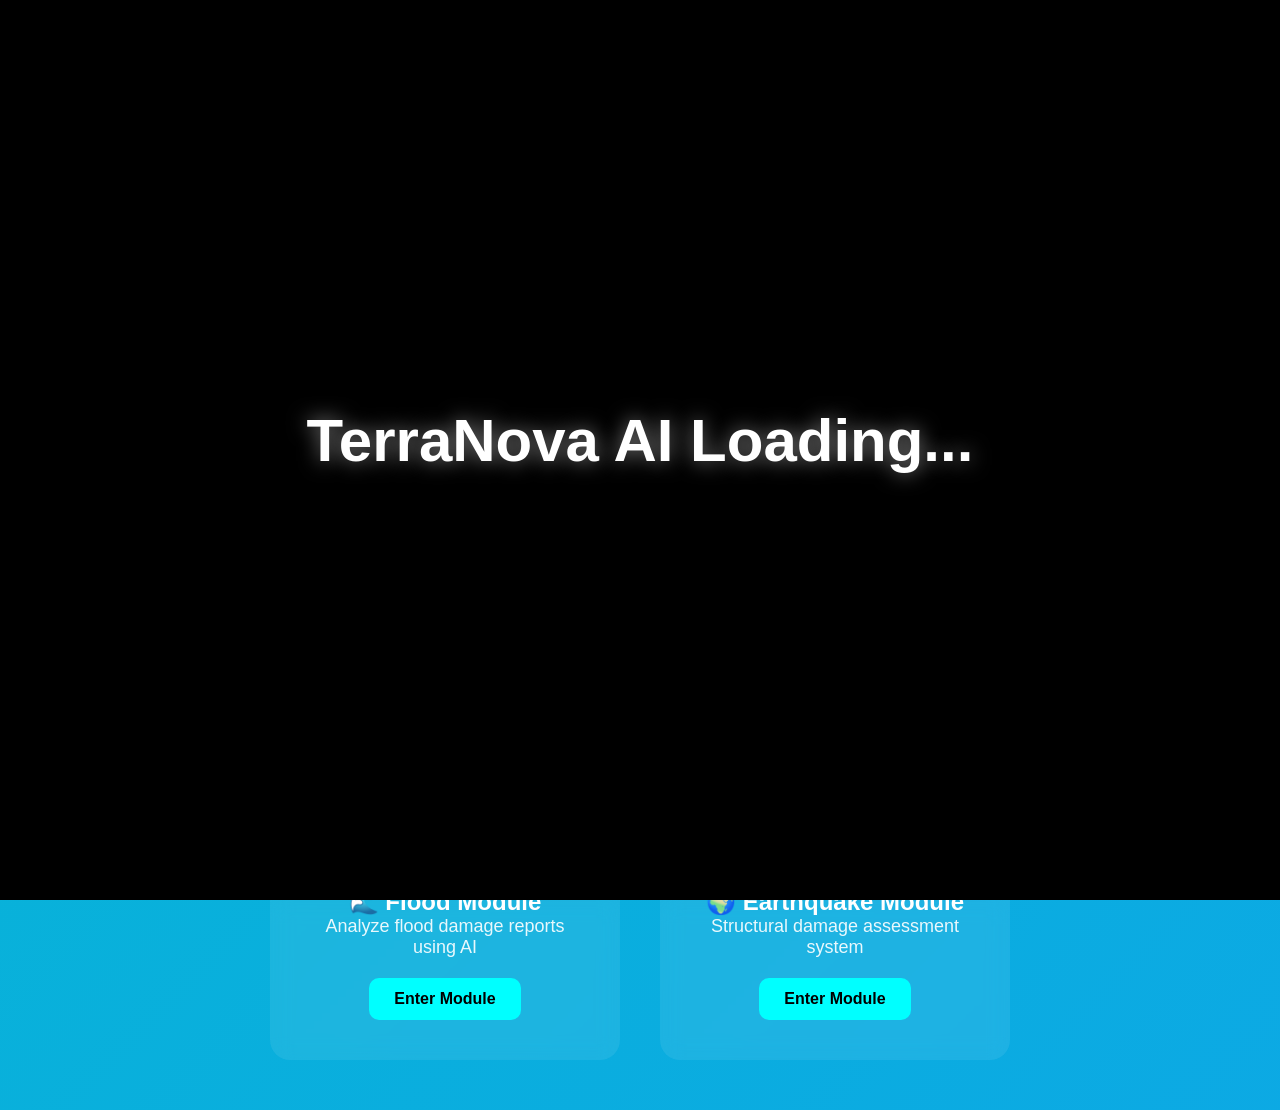
<file: frontend 1/frontend.logic frontend/TerraNovaAI/index.html>
<link rel="stylesheet" href="css/style.css">
<script src="js/app.js"></script> 
<!DOCTYPE html>
<html lang="en">

<head>
    <meta charset="UTF-8">
    <meta name="viewport" content="width=device-width, initial-scale=1.0">

    <title>TerraNova AI</title>

    <link rel="stylesheet" href="css/style.css">
</head>

<body>

    <!-- LOADER -->

    <div class="loader">
        <h1>TerraNova AI Loading...</h1>
    </div>

    <!-- NAVBAR -->

    <nav class="navbar">

        <h2 class="logo">🌍 TerraNova AI</h2>

        <ul class="nav-links">
            <li><a href="#">Home</a></li>
            <li><a href="#">Features</a></li>
            <li><a href="#">Dashboard</a></li>
            <li><a href="#">Contact</a></li>
        </ul>

        <button class="signin-btn">
            Sign In
        </button>

    </nav>

    <!-- HERO SECTION -->

    <section class="hero">

        <div class="hero-content">

            <h1>
                AI Disaster Damage Assessment
            </h1>

            <p>
                Futuristic Emergency Monitoring Platform
            </p>

            <button onclick="window.location.href='dashboard.html'">
                Open Dashboard
            </button>

        </div>

    </section>

    <!-- DISASTER CARDS -->

    <section class="cards-section">

        <!-- FLOOD -->

        <div class="card flood-card">

            <h2>🌊 Flood Module</h2>

            <p>
                Analyze flood damage reports using AI
            </p>

            <button onclick="window.location.href='flood.html'">
                Enter Module
            </button>

        </div>

        <!-- EARTHQUAKE -->

        <div class="card earthquake-card">

            <h2>🌍 Earthquake Module</h2>

            <p>
                Structural damage assessment system
            </p>

            <button onclick="window.location.href='earthquake.html'">
                Enter Module
            </button>

        </div>

    </section>

    <script src="js/app.js"></script>

</body>

</html>
</file>
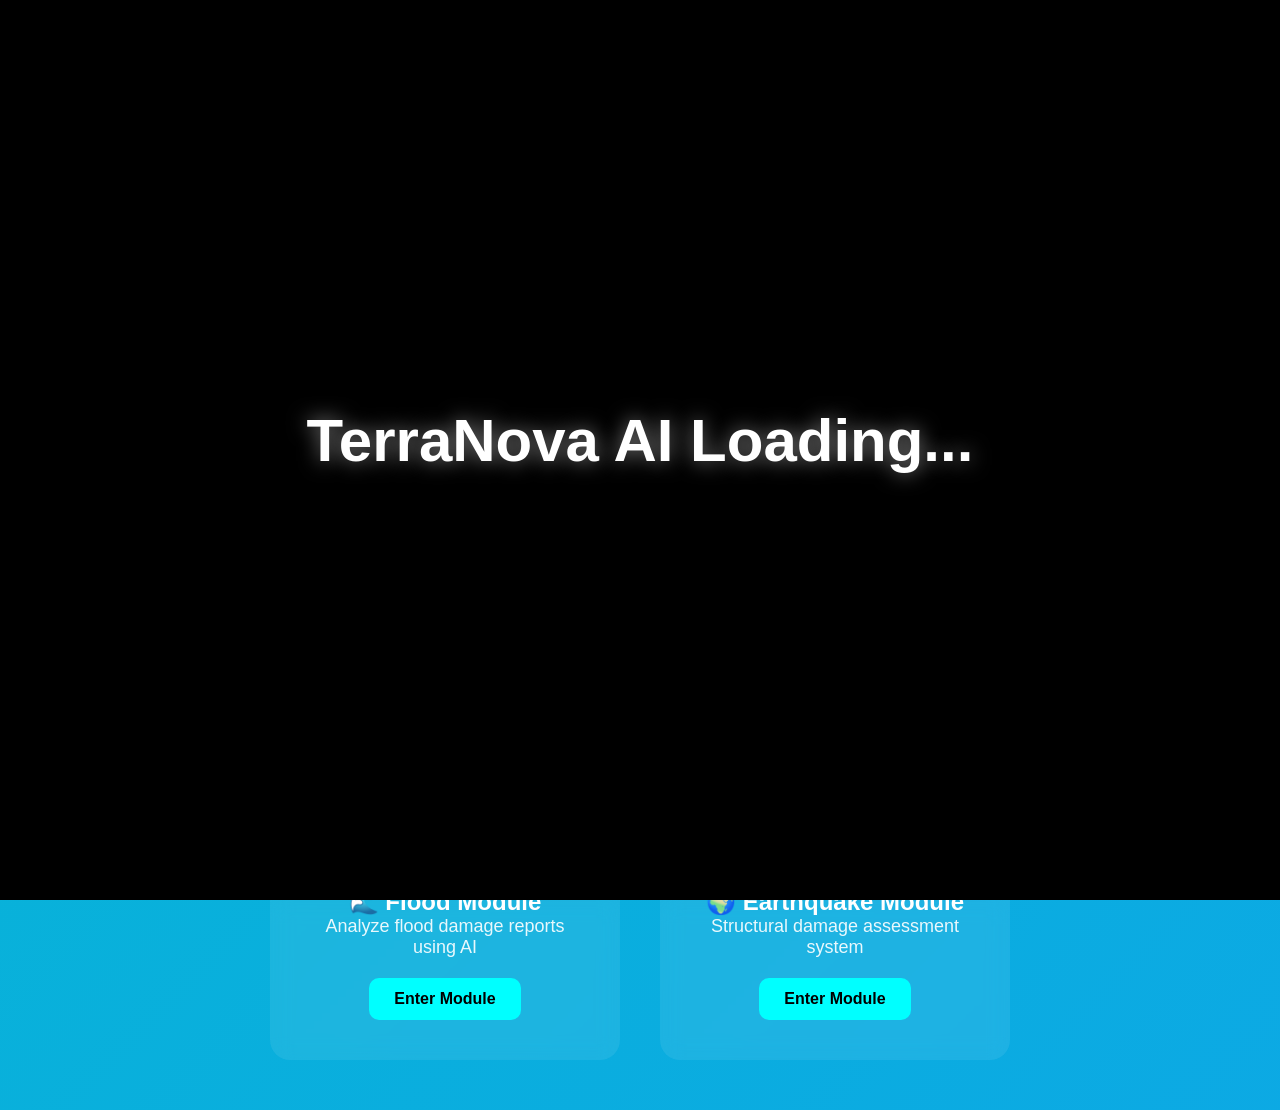
<file: frontend/frontend_logic/TerraNovaAI/index.html>
<!DOCTYPE html>
<html lang="en">

<head>
    <meta charset="UTF-8">
    <meta name="viewport" content="width=device-width, initial-scale=1.0">

    <title>TerraNova AI</title>

    <link rel="stylesheet" href="css/style.css">
</head>

<body>

    <!-- LOADER -->

    <div class="loader">
        <h1>TerraNova AI Loading...</h1>
    </div>

    <!-- NAVBAR -->

    <nav class="navbar">

        <h2 class="logo">🌍 TerraNova AI</h2>

        <ul class="nav-links">
            <li><a href="#">Home</a></li>
            <li><a href="#">Features</a></li>
            <li><a href="#">Dashboard</a></li>
            <li><a href="#">Contact</a></li>
        </ul>

        <button class="signin-btn">
            Sign In
        </button>

    </nav>

    <!-- HERO SECTION -->

    <section class="hero">

        <div class="hero-content">

            <h1>
                AI Disaster Damage Assessment
            </h1>

            <p>
                Futuristic Emergency Monitoring Platform
            </p>

            <button onclick="window.location.href='dashboard.html'">
                Open Dashboard
            </button>

        </div>

    </section>

    <!-- DISASTER CARDS -->

    <section class="cards-section">

        <!-- FLOOD -->

        <div class="card flood-card">

            <h2>🌊 Flood Module</h2>

            <p>
                Analyze flood damage reports using AI
            </p>

            <button onclick="window.location.href='flood.html'">
                Enter Module
            </button>

        </div>

        <!-- EARTHQUAKE -->

        <div class="card earthquake-card">

            <h2>🌍 Earthquake Module</h2>

            <p>
                Structural damage assessment system
            </p>

            <button onclick="window.location.href='earthquake.html'">
                Enter Module
            </button>

        </div>

    </section>

    <script src="./js/app.js"></script>

</body>

</html>
</file>
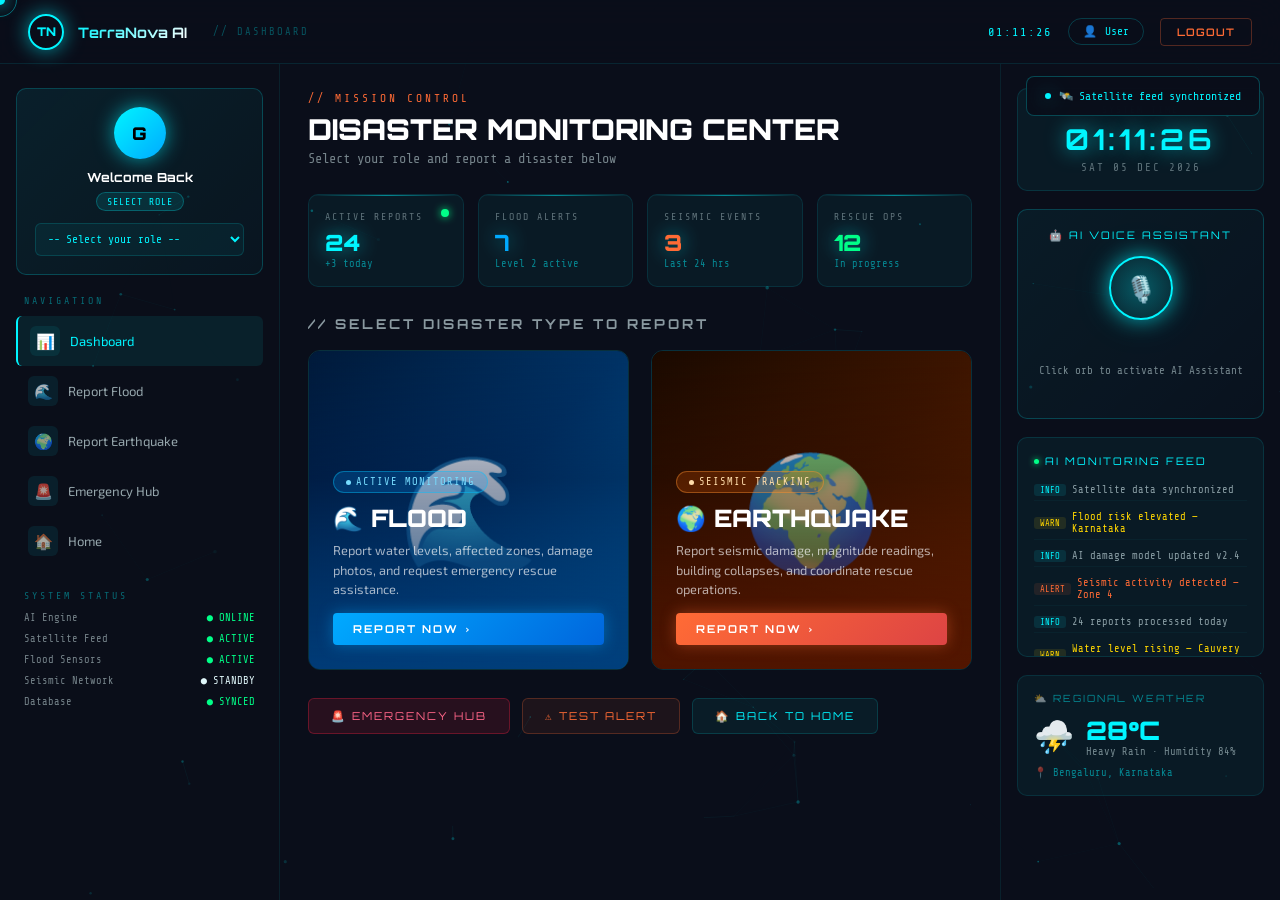
<file: frontend 1/TerraNovaAI5/dashboard.html>
<!DOCTYPE html>
<html lang="en">
<head>
<meta charset="UTF-8"/>
<meta name="viewport" content="width=device-width, initial-scale=1.0"/>
<title>TerraNova AI — Dashboard</title>
<link href="https://fonts.googleapis.com/css2?family=Orbitron:wght@400;600;700;900&family=Exo+2:wght@300;400;500;600&family=Share+Tech+Mono&display=swap" rel="stylesheet"/>
<style>
:root{--cyan:#00f5ff;--amber:#ff6b35;--red:#ff2244;--green:#00ff88;--navy:#0a0e1a;--navy2:#0d1526;--glass:rgba(0,245,255,0.05);--glass2:rgba(0,245,255,0.09);--glow:0 0 20px rgba(0,245,255,0.6);--font-head:'Orbitron',monospace;--font-body:'Exo 2',sans-serif;--font-mono:'Share Tech Mono',monospace;}
*{margin:0;padding:0;box-sizing:border-box;}
body{background:var(--navy);color:#e0f7fa;font-family:var(--font-body);min-height:100vh;cursor:none;overflow-x:hidden;}
#cursor{position:fixed;width:10px;height:10px;border-radius:50%;background:var(--cyan);pointer-events:none;z-index:99999;transform:translate(-50%,-50%);box-shadow:0 0 15px var(--cyan);}
#cursor-ring{position:fixed;width:34px;height:34px;border-radius:50%;border:1.5px solid rgba(0,245,255,0.4);pointer-events:none;z-index:99998;transform:translate(-50%,-50%);transition:all .15s;}
canvas{position:fixed;inset:0;z-index:0;pointer-events:none;}

/* NAV */
nav{position:fixed;top:0;left:0;right:0;z-index:500;height:64px;padding:0 28px;display:flex;align-items:center;justify-content:space-between;background:rgba(10,14,26,.9);backdrop-filter:blur(18px);border-bottom:1px solid rgba(0,245,255,.1);}
.nav-left{display:flex;align-items:center;gap:14px;}
.nav-orb{width:36px;height:36px;border-radius:50%;border:2px solid var(--cyan);display:flex;align-items:center;justify-content:center;font-family:var(--font-head);font-size:.75rem;font-weight:900;color:var(--cyan);box-shadow:var(--glow);animation:orbPulse 2.5s ease-in-out infinite;}
.nav-title{font-family:var(--font-head);font-size:.9rem;font-weight:700;background:linear-gradient(135deg,var(--cyan),#fff);-webkit-background-clip:text;-webkit-text-fill-color:transparent;}
.nav-right{display:flex;align-items:center;gap:16px;}
.nav-time{font-family:var(--font-mono);font-size:.75rem;color:var(--cyan);letter-spacing:2px;}
.nav-user{display:flex;align-items:center;gap:8px;padding:6px 14px;border:1px solid rgba(0,245,255,.2);border-radius:20px;font-family:var(--font-mono);font-size:.7rem;color:var(--cyan);}
.nav-logout{padding:6px 16px;border:1px solid rgba(255,107,53,.3);border-radius:4px;color:var(--amber);font-family:var(--font-head);font-size:.65rem;font-weight:600;letter-spacing:1px;background:transparent;cursor:pointer;transition:all .2s;}
.nav-logout:hover{background:rgba(255,107,53,.1);}
@keyframes orbPulse{0%,100%{box-shadow:var(--glow);}50%{box-shadow:0 0 35px rgba(0,245,255,.9);}}

/* LAYOUT */
.dash-body{display:grid;grid-template-columns:280px 1fr 280px;gap:0;min-height:100vh;padding-top:64px;}
@media(max-width:1100px){.dash-body{grid-template-columns:1fr;}}

/* SIDEBAR LEFT */
.sidebar{padding:24px 16px;border-right:1px solid rgba(0,245,255,.08);background:rgba(10,14,26,.6);display:flex;flex-direction:column;gap:20px;}
.sidebar-section{margin-bottom:4px;}
.sidebar-label{font-family:var(--font-mono);font-size:.62rem;color:rgba(0,245,255,.4);letter-spacing:3px;margin-bottom:10px;padding:0 8px;}
.sidebar-btn{display:flex;align-items:center;gap:10px;padding:10px 12px;border-radius:6px;cursor:pointer;font-family:var(--font-body);font-size:.82rem;color:rgba(224,247,250,.65);transition:all .2s;border:none;background:transparent;width:100%;text-align:left;}
.sidebar-btn:hover,.sidebar-btn.active{background:rgba(0,245,255,.08);color:var(--cyan);border-left:2px solid var(--cyan);}
.sidebar-btn .sb-icon{width:30px;height:30px;border-radius:6px;background:rgba(0,245,255,.08);display:flex;align-items:center;justify-content:center;font-size:.95rem;flex-shrink:0;}

/* USER ROLE BOX */
.role-box{background:linear-gradient(135deg,rgba(0,245,255,.08),rgba(0,245,255,.03));border:1px solid rgba(0,245,255,.2);border-radius:10px;padding:18px;text-align:center;}
.role-avatar{width:52px;height:52px;border-radius:50%;background:linear-gradient(135deg,var(--cyan),#0af);display:flex;align-items:center;justify-content:center;font-family:var(--font-head);font-size:1.1rem;font-weight:900;color:#000;margin:0 auto 10px;box-shadow:var(--glow);}
.role-name{font-family:var(--font-head);font-size:.78rem;font-weight:700;color:#fff;margin-bottom:4px;}
.role-tag{display:inline-block;padding:3px 10px;background:rgba(0,245,255,.1);border:1px solid rgba(0,245,255,.25);border-radius:10px;font-family:var(--font-mono);font-size:.62rem;color:var(--cyan);letter-spacing:1px;}
.role-select{width:100%;margin-top:12px;padding:8px;background:rgba(0,245,255,.05);border:1px solid rgba(0,245,255,.15);border-radius:6px;color:var(--cyan);font-family:var(--font-mono);font-size:.7rem;outline:none;cursor:pointer;}
.role-select option{background:#0d1526;}

/* MAIN CONTENT */
.dash-main{padding:28px;position:relative;z-index:1;}
.dash-greeting{margin-bottom:28px;}
.greeting-tag{font-family:var(--font-mono);font-size:.7rem;color:var(--amber);letter-spacing:3px;display:block;margin-bottom:6px;}
.greeting-title{font-family:var(--font-head);font-size:clamp(1.2rem,2.5vw,1.8rem);font-weight:900;color:#fff;}
.greeting-sub{font-size:.85rem;color:rgba(224,247,250,.5);margin-top:4px;font-family:var(--font-mono);}

/* STATUS ROW */
.status-row{display:grid;grid-template-columns:repeat(4,1fr);gap:14px;margin-bottom:28px;}
@media(max-width:800px){.status-row{grid-template-columns:1fr 1fr;}}
.status-card{background:var(--glass);border:1px solid rgba(0,245,255,.1);border-radius:10px;padding:16px;position:relative;overflow:hidden;transition:all .3s;}
.status-card:hover{border-color:rgba(0,245,255,.3);transform:translateY(-2px);}
.status-card::after{content:'';position:absolute;top:0;left:0;right:0;height:1px;background:linear-gradient(90deg,transparent,var(--cyan),transparent);opacity:.5;}
.sc-label{font-family:var(--font-mono);font-size:.62rem;color:rgba(224,247,250,.4);letter-spacing:2px;margin-bottom:6px;}
.sc-val{font-family:var(--font-head);font-size:1.4rem;font-weight:900;color:var(--cyan);text-shadow:var(--glow);}
.sc-sub{font-family:var(--font-mono);font-size:.65rem;color:rgba(0,245,255,.5);margin-top:2px;}
.sc-dot{position:absolute;top:14px;right:14px;width:8px;height:8px;border-radius:50%;background:var(--green);box-shadow:0 0 8px var(--green);animation:blink 1.2s infinite;}

/* DISASTER CARDS */
.disaster-section-title{font-family:var(--font-head);font-size:.85rem;font-weight:700;color:rgba(224,247,250,.6);letter-spacing:3px;margin-bottom:18px;}
.disaster-cards{display:grid;grid-template-columns:1fr 1fr;gap:22px;margin-bottom:28px;}
@media(max-width:700px){.disaster-cards{grid-template-columns:1fr;}}

.d-card{position:relative;border-radius:12px;overflow:hidden;height:320px;cursor:pointer;border:1px solid rgba(0,245,255,.15);transition:all .4s;}
.d-card:hover{transform:translateY(-6px);box-shadow:0 20px 50px rgba(0,0,0,.5);}
.d-card video{position:absolute;inset:0;width:100%;height:100%;object-fit:cover;z-index:0;}
.d-card-bg{position:absolute;inset:0;z-index:0;display:flex;align-items:center;justify-content:center;font-size:7rem;}
.d-scan{position:absolute;left:0;right:0;height:2px;z-index:3;opacity:0;animation:scanLine 3s linear infinite;}
.d-card:hover .d-scan{opacity:1;}
@keyframes scanLine{0%{top:0%;}100%{top:100%;}}
.d-overlay{position:absolute;inset:0;z-index:1;display:flex;flex-direction:column;justify-content:flex-end;padding:24px;}
.d-overlay.flood{background:linear-gradient(0deg,rgba(0,60,120,.92),rgba(0,20,60,.4) 60%,transparent);}
.d-overlay.quake{background:linear-gradient(0deg,rgba(80,20,0,.92),rgba(40,10,0,.4) 60%,transparent);}
.d-badge{display:inline-flex;align-items:center;gap:5px;padding:4px 12px;border-radius:12px;font-family:var(--font-mono);font-size:.65rem;letter-spacing:1px;margin-bottom:10px;width:fit-content;}
.flood-b{background:rgba(0,150,255,.2);border:1px solid rgba(0,200,255,.4);color:#7df;}
.quake-b{background:rgba(255,100,0,.2);border:1px solid rgba(255,150,50,.4);color:#fda;}
.bd{width:5px;height:5px;border-radius:50%;animation:blink 1s infinite;}
.flood-b .bd{background:#7df;}.quake-b .bd{background:#fda;}
.d-title{font-family:var(--font-head);font-size:1.5rem;font-weight:900;color:#fff;margin-bottom:8px;}
.d-desc{font-size:.8rem;color:rgba(255,255,255,.65);margin-bottom:14px;line-height:1.5;}
.d-btn{display:inline-flex;align-items:center;gap:6px;padding:9px 20px;border-radius:4px;font-family:var(--font-head);font-size:.68rem;font-weight:700;letter-spacing:2px;border:none;cursor:pointer;transition:all .25s;}
.flood-btn{background:linear-gradient(135deg,#0af,#06d);color:#fff;box-shadow:0 0 15px rgba(0,170,255,.4);}
.quake-btn{background:linear-gradient(135deg,var(--amber),#d44);color:#fff;box-shadow:0 0 15px rgba(255,107,53,.4);}
.d-btn:hover{transform:scale(1.04);}
.d-facts{position:absolute;top:12px;right:12px;z-index:4;background:rgba(10,14,26,.9);border:1px solid rgba(0,245,255,.2);border-radius:8px;padding:12px;width:180px;opacity:0;transform:scale(.9);transition:all .3s;pointer-events:none;backdrop-filter:blur(10px);}
.d-card:hover .d-facts{opacity:1;transform:scale(1);}
.d-facts h4{font-family:var(--font-head);font-size:.6rem;color:var(--cyan);letter-spacing:2px;margin-bottom:8px;}
.df{font-family:var(--font-mono);font-size:.64rem;color:rgba(224,247,250,.65);padding:3px 0;border-bottom:1px solid rgba(0,245,255,.06);}
.df::before{content:'› ';color:var(--cyan);}

/* SIDEBAR RIGHT */
.sidebar-right{padding:24px 16px;border-left:1px solid rgba(0,245,255,.08);background:rgba(10,14,26,.5);display:flex;flex-direction:column;gap:18px;}

/* AI MONITORING FEED */
.feed-panel{background:var(--glass);border:1px solid rgba(0,245,255,.12);border-radius:10px;padding:16px;height:220px;overflow:hidden;position:relative;}
.feed-title{font-family:var(--font-head);font-size:.65rem;color:var(--cyan);letter-spacing:2px;margin-bottom:12px;display:flex;align-items:center;gap:6px;}
.feed-dot{width:5px;height:5px;border-radius:50%;background:var(--green);box-shadow:0 0 6px var(--green);animation:blink 1s infinite;}
.feed-scroll{display:flex;flex-direction:column;gap:6px;animation:feedScroll 20s linear infinite;}
.feed-item{font-family:var(--font-mono);font-size:.65rem;color:rgba(224,247,250,.6);padding:4px 0;border-bottom:1px solid rgba(0,245,255,.04);display:flex;align-items:center;gap:6px;}
.feed-item.warn{color:#ffd700;}.feed-item.alert{color:var(--amber);}
.fi-tag{padding:1px 6px;border-radius:3px;font-size:.55rem;background:rgba(0,245,255,.1);color:var(--cyan);}
.fi-tag.warn{background:rgba(255,215,0,.1);color:#ffd700;}.fi-tag.alert{background:rgba(255,107,53,.1);color:var(--amber);}
@keyframes feedScroll{0%{transform:translateY(0);}100%{transform:translateY(-50%);}}

/* TIME PANEL */
.time-panel{background:var(--glass);border:1px solid rgba(0,245,255,.12);border-radius:10px;padding:16px;text-align:center;}
.time-display{font-family:var(--font-head);font-size:1.8rem;font-weight:700;color:var(--cyan);text-shadow:var(--glow);letter-spacing:4px;}
.date-display{font-family:var(--font-mono);font-size:.68rem;color:rgba(224,247,250,.4);letter-spacing:2px;margin-top:4px;}

/* AI VOICE ORB */
.voice-panel{background:linear-gradient(135deg,rgba(0,245,255,.06),rgba(0,245,255,.02));border:1px solid rgba(0,245,255,.2);border-radius:10px;padding:18px;text-align:center;}
.voice-title{font-family:var(--font-head);font-size:.65rem;color:var(--cyan);letter-spacing:2px;margin-bottom:14px;}
.voice-orb{width:64px;height:64px;border-radius:50%;background:radial-gradient(circle,rgba(0,245,255,.3),rgba(0,245,255,.05));border:2px solid var(--cyan);margin:0 auto 12px;display:flex;align-items:center;justify-content:center;font-size:1.6rem;cursor:pointer;box-shadow:var(--glow),0 0 40px rgba(0,245,255,.15);animation:voicePulse 2s ease-in-out infinite;transition:all .3s;}
.voice-orb:hover{transform:scale(1.1);box-shadow:0 0 50px rgba(0,245,255,.7);}
.voice-orb.active{animation:voiceActive .5s ease-in-out infinite alternate;}
@keyframes voicePulse{0%,100%{box-shadow:var(--glow),0 0 20px rgba(0,245,255,.1);}50%{box-shadow:0 0 30px rgba(0,245,255,.8),0 0 60px rgba(0,245,255,.2);}}
@keyframes voiceActive{0%{transform:scale(1);}100%{transform:scale(1.15);}}
.voice-text{font-family:var(--font-mono);font-size:.68rem;color:rgba(224,247,250,.5);min-height:36px;}
.voice-bars{display:flex;align-items:center;justify-content:center;gap:3px;height:24px;margin-bottom:8px;opacity:0;transition:opacity .3s;}
.voice-bars.active{opacity:1;}
.vbar{width:3px;border-radius:2px;background:var(--cyan);animation:barAnim 0.5s ease-in-out infinite alternate;}
.vbar:nth-child(1){animation-delay:0s;}.vbar:nth-child(2){animation-delay:.1s;}.vbar:nth-child(3){animation-delay:.2s;}
.vbar:nth-child(4){animation-delay:.15s;}.vbar:nth-child(5){animation-delay:.05s;}
@keyframes barAnim{0%{height:4px;}100%{height:20px;}}

/* WEATHER */
.weather-panel{background:var(--glass);border:1px solid rgba(0,245,255,.1);border-radius:10px;padding:16px;}
.wp-title{font-family:var(--font-head);font-size:.62rem;color:rgba(0,245,255,.5);letter-spacing:2px;margin-bottom:10px;}
.wp-main{display:flex;align-items:center;gap:12px;}
.wp-icon{font-size:2rem;}
.wp-temp{font-family:var(--font-head);font-size:1.6rem;font-weight:900;color:var(--cyan);}
.wp-info{font-family:var(--font-mono);font-size:.65rem;color:rgba(224,247,250,.5);}
.wp-location{font-family:var(--font-mono);font-size:.65rem;color:rgba(0,245,255,.5);margin-top:8px;display:flex;align-items:center;gap:4px;}

/* ALERT SYSTEM */
.alert-bar{position:fixed;bottom:0;left:0;right:0;z-index:600;padding:10px 24px;background:linear-gradient(90deg,rgba(255,34,68,.9),rgba(255,107,53,.9));display:flex;align-items:center;justify-content:space-between;transform:translateY(100%);transition:transform .4s;border-top:1px solid rgba(255,100,100,.5);}
.alert-bar.show{transform:translateY(0);}
.alert-text{font-family:var(--font-head);font-size:.75rem;color:#fff;letter-spacing:2px;display:flex;align-items:center;gap:8px;}
.alert-close{background:transparent;border:1px solid rgba(255,255,255,.3);color:#fff;font-family:var(--font-mono);font-size:.65rem;padding:4px 12px;border-radius:4px;cursor:pointer;}

/* NOTIF */
.notif-wrap{position:fixed;top:76px;right:20px;z-index:900;display:flex;flex-direction:column;gap:10px;pointer-events:none;}
.notif{background:rgba(10,14,26,.92);border:1px solid rgba(0,245,255,.25);border-radius:8px;padding:12px 18px;font-family:var(--font-mono);font-size:.72rem;color:var(--cyan);backdrop-filter:blur(12px);transform:translateX(120%);transition:transform .4s;max-width:300px;display:flex;align-items:center;gap:8px;}
.notif.show{transform:translateX(0);}.notif-dot{width:6px;height:6px;border-radius:50%;background:var(--cyan);box-shadow:var(--glow);flex-shrink:0;}

@keyframes blink{0%,100%{opacity:1;}50%{opacity:.3;}}
</style>
</head>
<body>
<div id="cursor"></div>
<div id="cursor-ring"></div>
<div class="notif-wrap" id="notifWrap"></div>
<div class="alert-bar" id="alertBar">
  <div class="alert-text">⚠ EMERGENCY ALERT: Elevated seismic activity detected — Bengaluru region</div>
  <button class="alert-close" onclick="document.getElementById('alertBar').classList.remove('show')">DISMISS</button>
</div>
<canvas id="bg"></canvas>

<nav>
  <div class="nav-left">
    <div class="nav-orb">TN</div>
    <span class="nav-title">TerraNova AI</span>
    <span style="font-family:var(--font-mono);font-size:.65rem;color:rgba(0,245,255,.3);letter-spacing:2px;margin-left:12px;">// DASHBOARD</span>
  </div>
  <div class="nav-right">
    <span class="nav-time" id="navTime">00:00:00</span>
    <div class="nav-user">👤 <span id="navUser">User</span></div>
    <button class="nav-logout" onclick="window.location.href='login.html'">LOGOUT</button>
  </div>
</nav>

<div class="dash-body">

  <!-- LEFT SIDEBAR -->
  <div class="sidebar">
    <div class="role-box">
      <div class="role-avatar" id="roleAvatar">G</div>
      <div class="role-name" id="roleName">Welcome Back</div>
      <div class="role-tag" id="roleTag">SELECT ROLE</div>
      <select class="role-select" onchange="updateRole(this.value)">
        <option value="">-- Select your role --</option>
        <option value="govt">🏛️ Government Official</option>
        <option value="ngo">🤝 NGO Worker</option>
        <option value="citizen">👤 Citizen</option>
        <option value="student">🎓 Student</option>
        <option value="rescue">🚒 Rescue Team</option>
        <option value="other">➕ Other</option>
      </select>
    </div>
    <div class="sidebar-section">
      <div class="sidebar-label">NAVIGATION</div>
      <button class="sidebar-btn active"><span class="sb-icon">📊</span> Dashboard</button>
      <button class="sidebar-btn" onclick="goTo('flood.html')"><span class="sb-icon">🌊</span> Report Flood</button>
      <button class="sidebar-btn" onclick="goTo('earthquake.html')"><span class="sb-icon">🌍</span> Report Earthquake</button>
      <button class="sidebar-btn" onclick="goTo('emergency.html')"><span class="sb-icon">🚨</span> Emergency Hub</button>
      <button class="sidebar-btn" onclick="goTo('index.html')"><span class="sb-icon">🏠</span> Home</button>
    </div>
    <div class="sidebar-section">
      <div class="sidebar-label">SYSTEM STATUS</div>
      <div style="display:flex;flex-direction:column;gap:8px;padding:0 8px;">
        <div style="display:flex;justify-content:space-between;align-items:center;">
          <span style="font-family:var(--font-mono);font-size:.65rem;color:rgba(224,247,250,.5);">AI Engine</span>
          <span style="font-family:var(--font-mono);font-size:.65rem;color:var(--green);">● ONLINE</span>
        </div>
        <div style="display:flex;justify-content:space-between;align-items:center;">
          <span style="font-family:var(--font-mono);font-size:.65rem;color:rgba(224,247,250,.5);">Satellite Feed</span>
          <span style="font-family:var(--font-mono);font-size:.65rem;color:var(--green);">● ACTIVE</span>
        </div>
        <div style="display:flex;justify-content:space-between;align-items:center;">
          <span style="font-family:var(--font-mono);font-size:.65rem;color:rgba(224,247,250,.5);">Flood Sensors</span>
          <span style="font-family:var(--font-mono);font-size:.65rem;color:var(--green);">● ACTIVE</span>
        </div>
        <div style="display:flex;justify-content:space-between;align-items:center;">
          <span style="font-family:var(--font-mono);font-size:.65rem;color:rgba(224,247,250,.5);">Seismic Network</span>
          <span style="font-family:var(--font-mono);font-size:.65rem;color:#ffd700);">● STANDBY</span>
        </div>
        <div style="display:flex;justify-content:space-between;align-items:center;">
          <span style="font-family:var(--font-mono);font-size:.65rem;color:rgba(224,247,250,.5);">Database</span>
          <span style="font-family:var(--font-mono);font-size:.65rem;color:var(--green);">● SYNCED</span>
        </div>
      </div>
    </div>
  </div>

  <!-- MAIN -->
  <div class="dash-main">
    <div class="dash-greeting">
      <span class="greeting-tag">// MISSION CONTROL</span>
      <div class="greeting-title">DISASTER MONITORING CENTER</div>
      <div class="greeting-sub" id="greeting-sub">Select your role and report a disaster below</div>
    </div>

    <div class="status-row">
      <div class="status-card"><div class="sc-dot"></div><div class="sc-label">ACTIVE REPORTS</div><div class="sc-val">24</div><div class="sc-sub">+3 today</div></div>
      <div class="status-card"><div class="sc-label">FLOOD ALERTS</div><div class="sc-val" style="color:#0af;">7</div><div class="sc-sub">Level 2 active</div></div>
      <div class="status-card"><div class="sc-label">SEISMIC EVENTS</div><div class="sc-val" style="color:var(--amber);">3</div><div class="sc-sub">Last 24 hrs</div></div>
      <div class="status-card"><div class="sc-label">RESCUE OPS</div><div class="sc-val" style="color:var(--green);">12</div><div class="sc-sub">In progress</div></div>
    </div>

    <div class="disaster-section-title">// SELECT DISASTER TYPE TO REPORT</div>
    <div class="disaster-cards">

      <!-- FLOOD CARD -->
      <div class="d-card" onclick="goTo('flood.html')">
        <div class="d-card-bg" style="background:linear-gradient(135deg,#001a3a,#003366,#0066aa);">🌊</div>
        <!-- To use your video: replace above with <video autoplay muted loop><source src="assets/flood-video.mp4" type="video/mp4"></video> -->
        <div class="d-scan" style="background:linear-gradient(90deg,transparent,rgba(0,170,255,.8),transparent);"></div>
        <div class="d-facts">
          <h4>⚡ FLOOD FACTS</h4>
          <div class="df">Affects 250M+ people/year</div>
          <div class="df">AI water-level analysis</div>
          <div class="df">Satellite flood mapping</div>
          <div class="df">Click to file a report</div>
        </div>
        <div class="d-overlay flood">
          <span class="d-badge flood-b"><span class="bd"></span>ACTIVE MONITORING</span>
          <div class="d-title">🌊 FLOOD</div>
          <p class="d-desc">Report water levels, affected zones, damage photos, and request emergency rescue assistance.</p>
          <button class="d-btn flood-btn">REPORT NOW ›</button>
        </div>
      </div>

      <!-- EARTHQUAKE CARD -->
      <div class="d-card" onclick="goTo('earthquake.html')">
        <div class="d-card-bg" style="background:linear-gradient(135deg,#1a0a00,#3d1500,#6b2800);">🌍</div>
        <!-- To use your video: replace above with <video autoplay muted loop><source src="assets/earthquake-video.mp4" type="video/mp4"></video> -->
        <div class="d-scan" style="background:linear-gradient(90deg,transparent,rgba(255,107,53,.8),transparent);animation-delay:1.5s;"></div>
        <div class="d-facts" style="border-color:rgba(255,107,53,.3);">
          <h4 style="color:var(--amber);">⚡ QUAKE FACTS</h4>
          <div class="df">500K+ quakes per year</div>
          <div class="df">Magnitude & intensity AI</div>
          <div class="df">Structural damage scan</div>
          <div class="df">Click to file a report</div>
        </div>
        <div class="d-overlay quake">
          <span class="d-badge quake-b"><span class="bd"></span>SEISMIC TRACKING</span>
          <div class="d-title">🌍 EARTHQUAKE</div>
          <p class="d-desc">Report seismic damage, magnitude readings, building collapses, and coordinate rescue operations.</p>
          <button class="d-btn quake-btn">REPORT NOW ›</button>
        </div>
      </div>

    </div>

    <!-- QUICK ACTIONS -->
    <div style="display:flex;gap:12px;flex-wrap:wrap;">
      <button onclick="goTo('emergency.html')" style="padding:10px 22px;background:rgba(255,34,68,.12);border:1px solid rgba(255,34,68,.3);border-radius:6px;color:#ff6688;font-family:var(--font-head);font-size:.68rem;letter-spacing:2px;cursor:pointer;transition:all .2s;">🚨 EMERGENCY HUB</button>
      <button onclick="document.getElementById('alertBar').classList.add('show')" style="padding:10px 22px;background:rgba(255,107,53,.08);border:1px solid rgba(255,107,53,.25);border-radius:6px;color:var(--amber);font-family:var(--font-head);font-size:.68rem;letter-spacing:2px;cursor:pointer;transition:all .2s;">⚠ TEST ALERT</button>
      <button onclick="goTo('index.html')" style="padding:10px 22px;background:rgba(0,245,255,.06);border:1px solid rgba(0,245,255,.15);border-radius:6px;color:var(--cyan);font-family:var(--font-head);font-size:.68rem;letter-spacing:2px;cursor:pointer;transition:all .2s;">🏠 BACK TO HOME</button>
    </div>
  </div>

  <!-- RIGHT SIDEBAR -->
  <div class="sidebar-right">

    <!-- TIME -->
    <div class="time-panel">
      <div style="font-family:var(--font-mono);font-size:.6rem;color:rgba(0,245,255,.4);letter-spacing:2px;margin-bottom:6px;">SYSTEM TIME</div>
      <div class="time-display" id="clock">00:00:00</div>
      <div class="date-display" id="datedisp">Loading...</div>
    </div>

    <!-- VOICE ORB -->
    <div class="voice-panel">
      <div class="voice-title">🤖 AI VOICE ASSISTANT</div>
      <div class="voice-orb" id="voiceOrb" onclick="toggleVoice()">🎙️</div>
      <div class="voice-bars" id="voiceBars">
        <div class="vbar"></div><div class="vbar"></div><div class="vbar"></div>
        <div class="vbar"></div><div class="vbar"></div>
      </div>
      <div class="voice-text" id="voiceText">Click orb to activate AI Assistant</div>
    </div>

    <!-- AI FEED -->
    <div class="feed-panel">
      <div class="feed-title"><span class="feed-dot"></span>AI MONITORING FEED</div>
      <div class="feed-scroll" id="feedScroll">
        <div class="feed-item"><span class="fi-tag">INFO</span>Satellite data synchronized</div>
        <div class="feed-item warn"><span class="fi-tag warn">WARN</span>Flood risk elevated — Karnataka</div>
        <div class="feed-item"><span class="fi-tag">INFO</span>AI damage model updated v2.4</div>
        <div class="feed-item alert"><span class="fi-tag alert">ALERT</span>Seismic activity detected — Zone 4</div>
        <div class="feed-item"><span class="fi-tag">INFO</span>24 reports processed today</div>
        <div class="feed-item warn"><span class="fi-tag warn">WARN</span>Water level rising — Cauvery basin</div>
        <div class="feed-item"><span class="fi-tag">INFO</span>Rescue teams deployed — 12 zones</div>
        <div class="feed-item alert"><span class="fi-tag alert">ALERT</span>Emergency broadcast triggered</div>
        <div class="feed-item"><span class="fi-tag">INFO</span>NGO resources allocated</div>
        <div class="feed-item"><span class="fi-tag">INFO</span>Satellite data synchronized</div>
        <div class="feed-item warn"><span class="fi-tag warn">WARN</span>Flood risk elevated — Karnataka</div>
        <div class="feed-item"><span class="fi-tag">INFO</span>AI damage model updated v2.4</div>
      </div>
    </div>

    <!-- WEATHER -->
    <div class="weather-panel">
      <div class="wp-title">⛅ REGIONAL WEATHER</div>
      <div class="wp-main">
        <span class="wp-icon">⛈️</span>
        <div>
          <div class="wp-temp">28°C</div>
          <div class="wp-info">Heavy Rain · Humidity 84%</div>
        </div>
      </div>
      <div class="wp-location">📍 Bengaluru, Karnataka</div>
    </div>

  </div>
</div>

<script>
const cur=document.getElementById('cursor'),ring=document.getElementById('cursor-ring');
let mx=0,my=0,rx=0,ry=0;
document.addEventListener('mousemove',e=>{mx=e.clientX;my=e.clientY;cur.style.left=mx+'px';cur.style.top=my+'px';});
setInterval(()=>{rx+=(mx-rx)*.15;ry+=(my-ry)*.15;ring.style.left=rx+'px';ring.style.top=ry+'px';},16);

function playClick(){try{const c=new(window.AudioContext||window.webkitAudioContext)(),o=c.createOscillator(),g=c.createGain();o.connect(g);g.connect(c.destination);o.type='sine';o.frequency.setValueAtTime(660,c.currentTime);o.frequency.exponentialRampToValueAtTime(330,c.currentTime+.08);g.gain.setValueAtTime(.1,c.currentTime);g.gain.exponentialRampToValueAtTime(.001,c.currentTime+.1);o.start();o.stop(c.currentTime+.1);}catch(e){}}
document.addEventListener('click',playClick);

// CANVAS
const canvas=document.getElementById('bg'),ctx=canvas.getContext('2d');
let W,H,pts=[];
function resize(){W=canvas.width=innerWidth;H=canvas.height=innerHeight;}resize();window.addEventListener('resize',resize);
function mkPts(){pts=[];for(let i=0;i<70;i++)pts.push({x:Math.random()*W,y:Math.random()*H,vx:(Math.random()-.5)*.28,vy:(Math.random()-.5)*.28,r:Math.random()*1.4+.4,a:Math.random()});}mkPts();
function draw(){ctx.clearRect(0,0,W,H);pts.forEach(p=>{p.x+=p.vx;p.y+=p.vy;if(p.x<0)p.x=W;if(p.x>W)p.x=0;if(p.y<0)p.y=H;if(p.y>H)p.y=0;ctx.beginPath();ctx.arc(p.x,p.y,p.r,0,Math.PI*2);ctx.fillStyle=`rgba(0,245,255,${p.a*.35})`;ctx.fill();});pts.forEach((p,i)=>{for(let j=i+1;j<pts.length;j++){const q=pts[j],d=Math.hypot(p.x-q.x,p.y-q.y);if(d<110){ctx.beginPath();ctx.moveTo(p.x,p.y);ctx.lineTo(q.x,q.y);ctx.strokeStyle=`rgba(0,245,255,${(.12*(1-d/110)).toFixed(2)})`;ctx.lineWidth=.5;ctx.stroke();}}});requestAnimationFrame(draw);}draw();

// CLOCK
function updateClock(){const n=new Date();const t=n.toTimeString().split(' ')[0];document.getElementById('clock').textContent=t;document.getElementById('navTime').textContent=t;const days=['SUN','MON','TUE','WED','THU','FRI','SAT'];document.getElementById('datedisp').textContent=days[n.getDay()]+' '+n.toLocaleDateString('en-IN',{day:'2-digit',month:'short',year:'numeric'}).toUpperCase();}
updateClock();setInterval(updateClock,1000);

// ROLE UPDATE
const roleMap={govt:{name:'Government Official',tag:'GOV OFFICIAL',color:'linear-gradient(135deg,#0af,#06d)',init:'G'},ngo:{name:'NGO Worker',tag:'NGO WORKER',color:'linear-gradient(135deg,#0f9,#07a)',init:'N'},citizen:{name:'Citizen',tag:'CITIZEN',color:'linear-gradient(135deg,#f9a,#f06)',init:'C'},student:{name:'Student',tag:'STUDENT',color:'linear-gradient(135deg,#af0,#7b0)',init:'S'},rescue:{name:'Rescue Team',tag:'RESCUE TEAM',color:'linear-gradient(135deg,#f60,#d00)',init:'R'},other:{name:'Other User',tag:'GENERAL USER',color:'linear-gradient(135deg,#88f,#44d)',init:'O'}};
function updateRole(v){if(!v)return;const r=roleMap[v];if(!r)return;document.getElementById('roleName').textContent=r.name;document.getElementById('roleTag').textContent=r.tag;document.getElementById('roleAvatar').textContent=r.init;document.getElementById('roleAvatar').style.background=r.color;document.getElementById('greeting-sub').textContent='Welcome, '+r.name+'. Select a disaster type to report below.';showNotif('✔ Role set: '+r.name);}

// VOICE ORB
const voiceMsgs=['How may I assist you today?','Scanning for active disasters...','AI systems fully operational.','Flood risk elevated in Zone 3.','Seismic activity being monitored.','Report a disaster to get AI analysis.','Emergency contacts available in Hub.'];
let voiceActive=false,voiceIdx=0;
function toggleVoice(){voiceActive=!voiceActive;const orb=document.getElementById('voiceOrb'),bars=document.getElementById('voiceBars'),txt=document.getElementById('voiceText');orb.classList.toggle('active',voiceActive);bars.classList.toggle('active',voiceActive);if(voiceActive){typeText(voiceMsgs[voiceIdx%voiceMsgs.length],txt);voiceIdx++;playVoiceSound();}else{txt.textContent='Click orb to activate AI Assistant';}}
function typeText(t,el){el.textContent='';let i=0;const iv=setInterval(()=>{el.textContent+=t[i]||'';i++;if(i>=t.length)clearInterval(iv);},40);}
function playVoiceSound(){try{const c=new(window.AudioContext||window.webkitAudioContext)(),o=c.createOscillator(),g=c.createGain();o.connect(g);g.connect(c.destination);o.type='sine';o.frequency.setValueAtTime(440,c.currentTime);o.frequency.exponentialRampToValueAtTime(660,c.currentTime+.3);g.gain.setValueAtTime(.08,c.currentTime);g.gain.exponentialRampToValueAtTime(.001,c.currentTime+.4);o.start();o.stop(c.currentTime+.4);}catch(e){}}

// NOTIF
function showNotif(msg){const wrap=document.getElementById('notifWrap'),n=document.createElement('div');n.className='notif';n.innerHTML='<div class="notif-dot"></div>'+msg;wrap.appendChild(n);setTimeout(()=>n.classList.add('show'),50);setTimeout(()=>{n.classList.remove('show');setTimeout(()=>n.remove(),500);},3200);}
setTimeout(()=>showNotif('🛰️ Satellite feed synchronized'),1000);
setTimeout(()=>showNotif('🌊 Flood monitoring active'),3000);


function goTo(url){playClick();setTimeout(()=>window.location.href=url,200);}
</script>
</body>
</html>
</file>
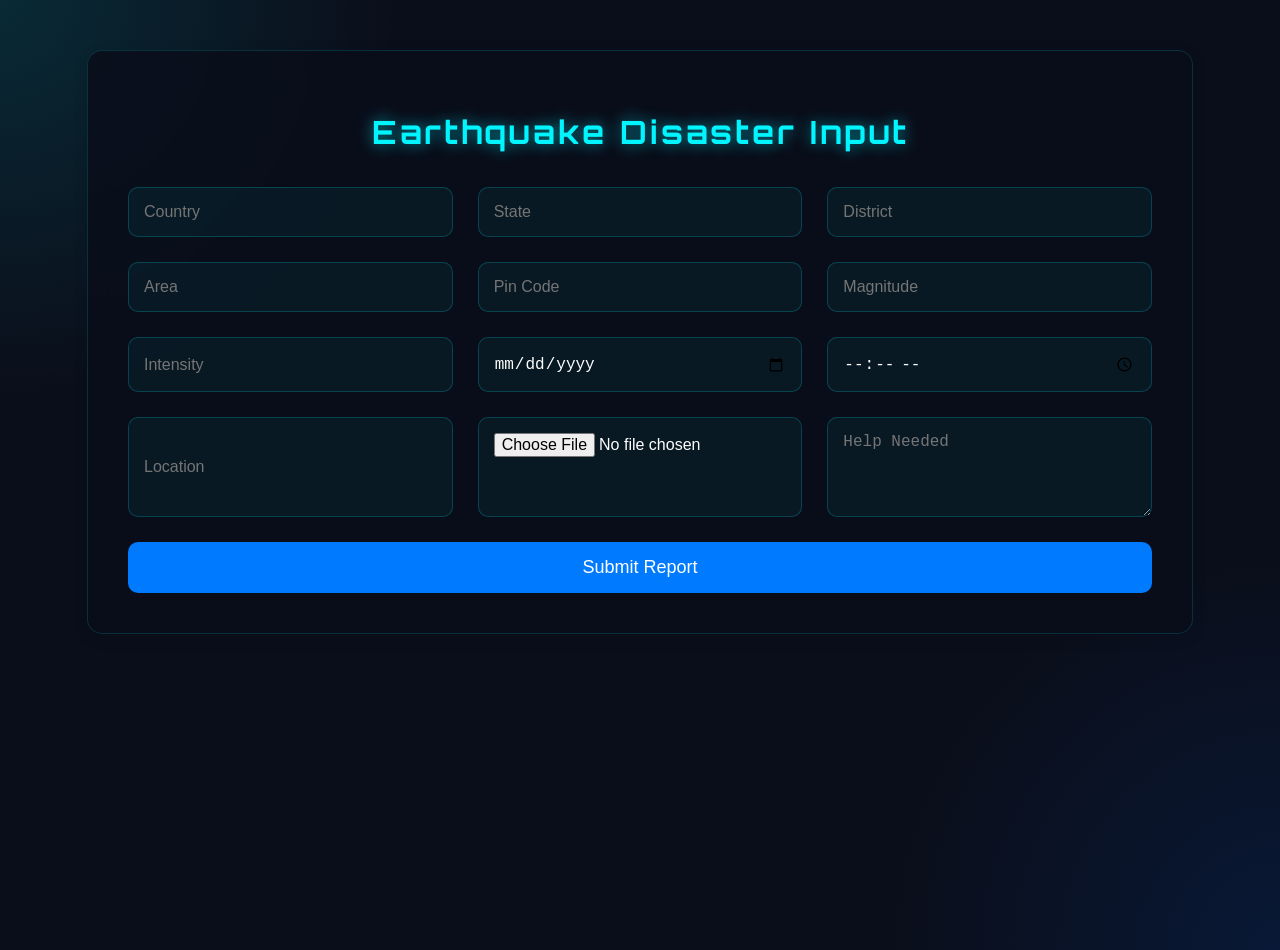
<file: frontend 1/TerraNovaAI5/earthquake.html>
<!DOCTYPE html>
<html lang="en">
<head>
<meta charset="UTF-8">
<meta name="viewport" content="width=device-width, initial-scale=1.0">
<title>Earthquake Module</title>


<link rel="stylesheet" href="disaster.css">

</head>
<body>

<div class="form-container">
<h1>Earthquake Disaster Input</h1>

<form>
<input type="text" placeholder="Country">
<input type="text" placeholder="State">
<input type="text" placeholder="District">
<input type="text" placeholder="Area">
<input type="text" placeholder="Pin Code">
<input type="text" placeholder="Magnitude">
<input type="text" placeholder="Intensity">
<input type="date">
<input type="time">
<input type="text" placeholder="Location">
<input type="file">
<textarea placeholder="Help Needed"></textarea>

<button>Submit Report</button>
</form>

</div>

</body>
</html>
</file>
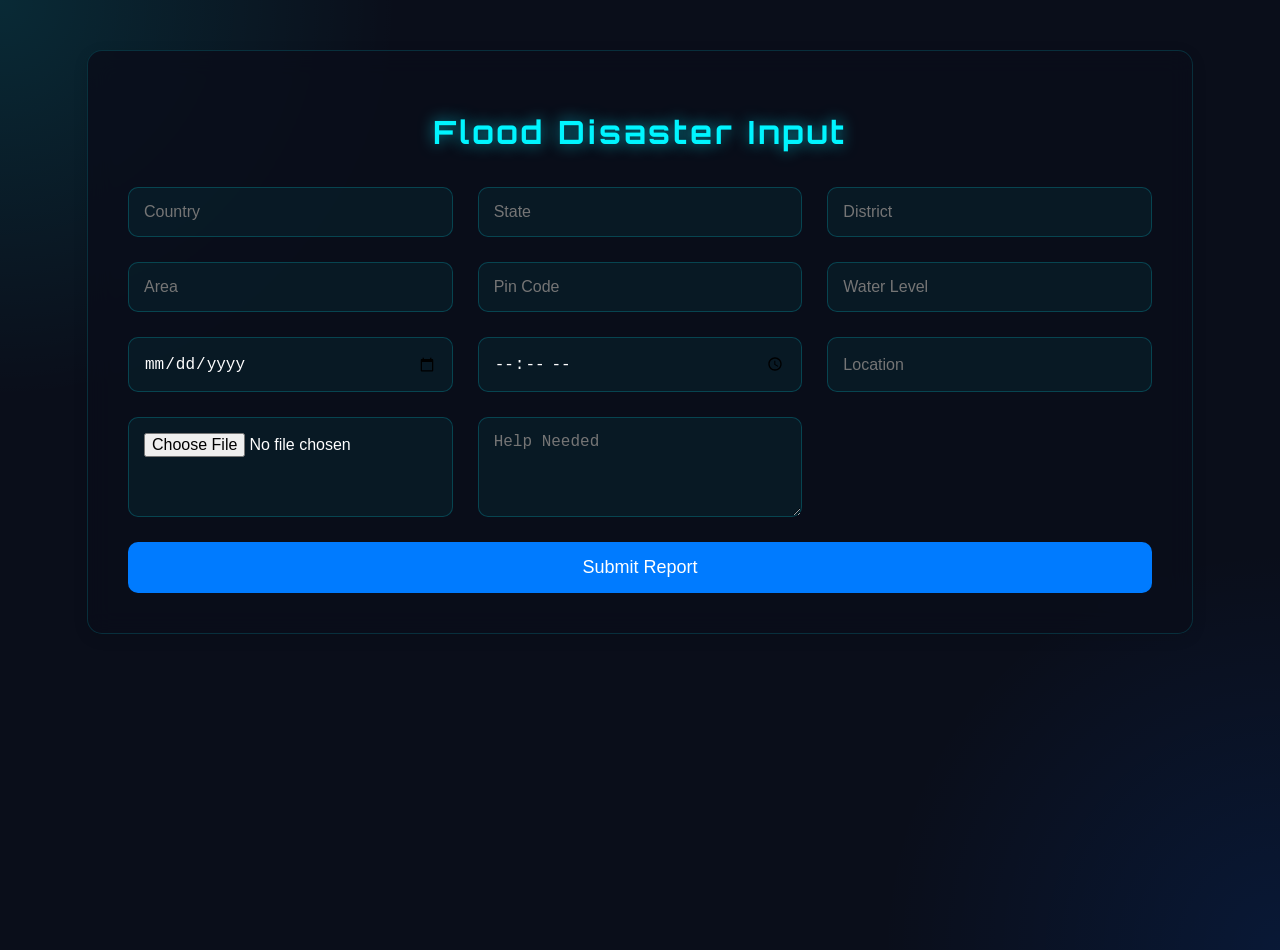
<file: frontend 1/TerraNovaAI5/flood.html>
<!DOCTYPE html>
<html lang="en">
<head>
<meta charset="UTF-8">
<meta name="viewport" content="width=device-width, initial-scale=1.0">
<title>Flood Module</title>

<link rel="stylesheet" href="disaster.css">

</head>
<body>

<div class="form-container">
<h1>Flood Disaster Input</h1>
<form>

    <input type="text" placeholder="Country">
    <input type="text" placeholder="State">
    <input type="text" placeholder="District">

    <input type="text" placeholder="Area">
    <input type="text" placeholder="Pin Code">
    <input type="text" placeholder="Water Level">

    
    <input type="date">
    <input type="time">

    <input type="text" placeholder="Location">
    <input type="file">
    <textarea placeholder="Help Needed"></textarea>

    <button>Submit Report</button>

</form>

</div>

</body>
</html>
</file>
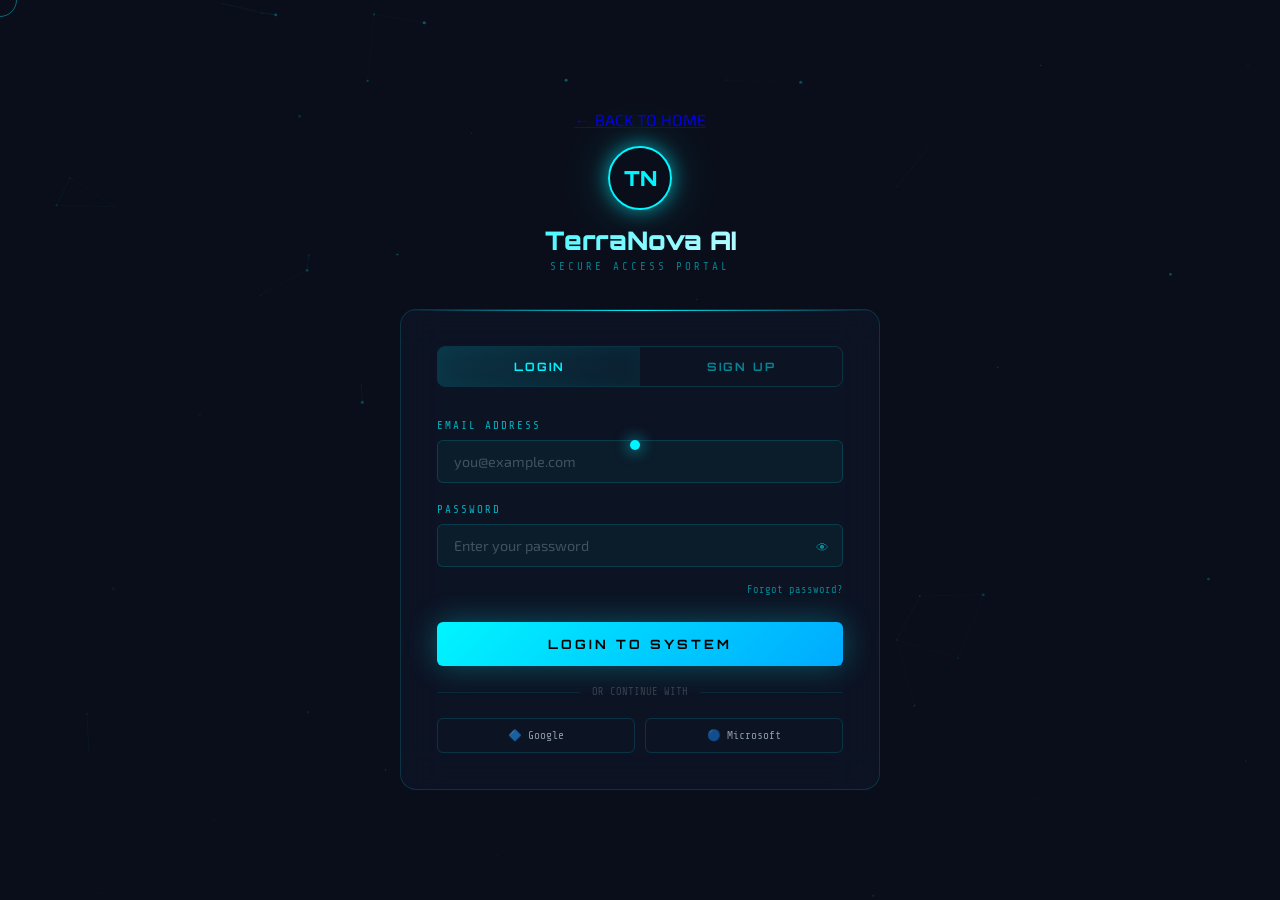
<file: frontend 1/TerraNovaAI5/login.html>
<!DOCTYPE html>
<html lang="en">
<head>
<meta charset="UTF-8"/>
<meta name="viewport" content="width=device-width, initial-scale=1.0"/>
<title>TerraNova AI — Login</title>
<link href="https://fonts.googleapis.com/css2?family=Orbitron:wght@400;600;700;900&family=Exo+2:wght@300;400;500;600&family=Share+Tech+Mono&display=swap" rel="stylesheet"/>
<style>
:root{--cyan:#00f5ff;--amber:#ff6b35;--navy:#0a0e1a;--glass:rgba(0,245,255,0.06);--glow:0 0 20px rgba(0,245,255,0.6);--font-head:'Orbitron',monospace;--font-body:'Exo 2',sans-serif;--font-mono:'Share Tech Mono',monospace;}
*{margin:0;padding:0;box-sizing:border-box;}body{background:var(--navy);color:#e0f7fa;font-family:var(--font-body);min-height:100vh;display:flex;align-items:center;justify-content:center;cursor:none;overflow-x:hidden;}
#cursor{position:fixed;width:10px;height:10px;border-radius:50%;background:var(--cyan);pointer-events:none;z-index:99999;transform:translate(-50%,-50%);box-shadow:0 0 15px var(--cyan);}
#cursor-ring{position:fixed;width:34px;height:34px;border-radius:50%;border:1.5px solid rgba(0,245,255,0.4);pointer-events:none;z-index:99998;transform:translate(-50%,-50%);transition:all .15s;}
canvas{position:fixed;inset:0;z-index:0;pointer-events:none;}

.login-wrap{position:relative;z-index:1;width:min(480px,92vw);padding:20px 0;}
.brand{text-align:center;margin-bottom:36px;}
.brand-orb{width:64px;height:64px;border-radius:50%;border:2px solid var(--cyan);display:flex;align-items:center;justify-content:center;font-family:var(--font-head);font-size:1.3rem;font-weight:900;color:var(--cyan);box-shadow:var(--glow),0 0 60px rgba(0,245,255,.2);margin:0 auto 14px;animation:orbPulse 2.5s ease-in-out infinite;}
.brand-name{font-family:var(--font-head);font-size:1.6rem;font-weight:900;background:linear-gradient(135deg,var(--cyan),#fff);-webkit-background-clip:text;-webkit-text-fill-color:transparent;}
.brand-sub{font-family:var(--font-mono);font-size:.68rem;color:rgba(0,245,255,.5);letter-spacing:3px;margin-top:4px;}
@keyframes orbPulse{0%,100%{box-shadow:var(--glow),0 0 40px rgba(0,245,255,.15);}50%{box-shadow:0 0 35px rgba(0,245,255,.9),0 0 80px rgba(0,245,255,.3);}}

.card{background:rgba(13,21,38,.85);border:1px solid rgba(0,245,255,.15);border-radius:16px;padding:36px;backdrop-filter:blur(20px);position:relative;overflow:hidden;}
.card::before{content:'';position:absolute;top:0;left:0;right:0;height:1px;background:linear-gradient(90deg,transparent,var(--cyan),transparent);}

/* TABS */
.tabs{display:flex;gap:0;margin-bottom:32px;border:1px solid rgba(0,245,255,.15);border-radius:8px;overflow:hidden;}
.tab-btn{flex:1;padding:12px;font-family:var(--font-head);font-size:.72rem;font-weight:700;letter-spacing:2px;border:none;cursor:pointer;transition:all .25s;background:transparent;color:rgba(0,245,255,.5);}
.tab-btn.active{background:linear-gradient(135deg,rgba(0,245,255,.15),rgba(0,245,255,.05));color:var(--cyan);box-shadow:inset 0 0 20px rgba(0,245,255,.05);}
.tab-btn:hover:not(.active){color:var(--cyan);background:rgba(0,245,255,.04);}
.tab-panel{display:none;}.tab-panel.active{display:block;}

/* FORM */
.form-group{margin-bottom:20px;position:relative;}
.form-label{font-family:var(--font-mono);font-size:.68rem;color:rgba(0,245,255,.7);letter-spacing:2px;display:block;margin-bottom:8px;}
.form-input{width:100%;padding:12px 16px;background:rgba(0,245,255,.04);border:1px solid rgba(0,245,255,.15);border-radius:6px;color:#e0f7fa;font-family:var(--font-body);font-size:.9rem;outline:none;transition:all .25s;}
.form-input:focus{border-color:var(--cyan);box-shadow:0 0 15px rgba(0,245,255,.15);background:rgba(0,245,255,.07);}
.form-input::placeholder{color:rgba(224,247,250,.25);}
.form-input option{background:#0d1526;color:#e0f7fa;}

/* ROLE GRID */
.role-grid{display:grid;grid-template-columns:1fr 1fr;gap:10px;}
.role-option{position:relative;}
.role-option input{position:absolute;opacity:0;pointer-events:none;}
.role-label{display:flex;align-items:center;gap:8px;padding:10px 12px;border:1px solid rgba(0,245,255,.12);border-radius:6px;cursor:pointer;font-family:var(--font-mono);font-size:.68rem;color:rgba(224,247,250,.6);transition:all .25s;background:rgba(0,245,255,.02);}
.role-label:hover{border-color:rgba(0,245,255,.35);color:var(--cyan);}
.role-option input:checked + .role-label{border-color:var(--cyan);background:rgba(0,245,255,.1);color:var(--cyan);box-shadow:0 0 10px rgba(0,245,255,.15);}
.role-icon{font-size:1rem;}

.form-row{display:grid;grid-template-columns:1fr 1fr;gap:14px;}

.submit-btn{width:100%;padding:14px;background:linear-gradient(135deg,var(--cyan),#0af);color:#000;font-family:var(--font-head);font-size:.8rem;font-weight:700;letter-spacing:3px;border:none;border-radius:6px;cursor:pointer;box-shadow:0 0 30px rgba(0,245,255,.3);transition:all .25s;margin-top:8px;}
.submit-btn:hover{transform:translateY(-2px);box-shadow:0 0 50px rgba(0,245,255,.5);}
.submit-btn:active{transform:translateY(0);}

.divider{display:flex;align-items:center;gap:12px;margin:20px 0;color:rgba(224,247,250,.2);font-family:var(--font-mono);font-size:.65rem;}
.divider::before,.divider::after{content:'';flex:1;height:1px;background:rgba(0,245,255,.1);}

.social-row{display:flex;gap:10px;}
.social-btn{flex:1;padding:10px;border:1px solid rgba(0,245,255,.15);border-radius:6px;background:transparent;color:rgba(224,247,250,.6);font-family:var(--font-mono);font-size:.7rem;cursor:pointer;transition:all .2s;display:flex;align-items:center;justify-content:center;gap:6px;}
.social-btn:hover{border-color:var(--cyan);color:var(--cyan);}

.form-footer{text-align:center;margin-top:20px;font-family:var(--font-mono);font-size:.7rem;color:rgba(224,247,250,.4);}
.form-footer a{color:var(--cyan);text-decoration:none;cursor:pointer;}

.pw-toggle{position:absolute;right:14px;top:50%;transform:translateY(-50%);background:none;border:none;color:rgba(0,245,255,.5);cursor:pointer;font-size:.8rem;margin-top:12px;}

/* STRENGTH BAR */
.strength-bar{height:2px;border-radius:2px;margin-top:6px;background:rgba(0,245,255,.08);overflow:hidden;}
.strength-fill{height:100%;width:0;border-radius:2px;transition:all .3s;}

/* NOTIF */
.notif-wrap{position:fixed;top:20px;right:20px;z-index:900;display:flex;flex-direction:column;gap:10px;pointer-events:none;}
.notif{background:rgba(10,14,26,.92);border:1px solid rgba(0,245,255,.25);border-radius:8px;padding:12px 18px;font-family:var(--font-mono);font-size:.72rem;color:var(--cyan);backdrop-filter:blur(12px);transform:translateX(120%);transition:transform .4s;max-width:300px;display:flex;align-items:center;gap:8px;}
.notif.show{transform:translateX(0);}.notif-dot{width:6px;height:6px;border-radius:50%;background:var(--cyan);box-shadow:var(--glow);flex-shrink:0;}

.back-link{text-align:center;margin-bottom:16px;}<br>
.back-link a{font-family:var(--font-mono);font-size:.7rem;color:rgba(0,245,255,.5);text-decoration:none;letter-spacing:1px;}
.back-link a:hover{color:var(--cyan);}

@keyframes blink{0%,100%{opacity:1;}50%{opacity:.3;}}
</style>
</head>
<body>
<div id="cursor"></div>
<div id="cursor-ring"></div>
<div class="notif-wrap" id="notifWrap"></div>
<canvas id="bg"></canvas>

<div class="login-wrap">
  <div class="back-link"><a href="index.html">← BACK TO HOME</a></div>
  <div class="brand">
    <div class="brand-orb">TN</div>
    <div class="brand-name">TerraNova AI</div>
    <div class="brand-sub">SECURE ACCESS PORTAL</div>
  </div>

  <div class="card">
    <div class="tabs">
      <button class="tab-btn active" onclick="switchTab('login')">LOGIN</button>
      <button class="tab-btn" onclick="switchTab('signup')">SIGN UP</button>
    </div>

    <!-- LOGIN -->
    <div class="tab-panel active" id="tab-login">
      <div class="form-group">
        <label class="form-label">EMAIL ADDRESS</label>
        <input class="form-input" type="email" placeholder="you@example.com" id="login-email"/>
      </div>
      <div class="form-group" style="position:relative;">
        <label class="form-label">PASSWORD</label>
        <input class="form-input" type="password" placeholder="Enter your password" id="login-pass"/>
        <button class="pw-toggle" onclick="togglePw('login-pass',this)">👁</button>
      </div>
      <div style="text-align:right;margin-top:-10px;margin-bottom:18px;">
        <a style="font-family:var(--font-mono);font-size:.65rem;color:rgba(0,245,255,.5);cursor:pointer;">Forgot password?</a>
      </div>
      <button class="submit-btn" onclick="handleLogin()">LOGIN TO SYSTEM</button>
      <div class="divider">OR CONTINUE WITH</div>
      <div class="social-row">
        <button class="social-btn">🔷 Google</button>
        <button class="social-btn">🔵 Microsoft</button>
      </div>
    </div>

    <!-- SIGNUP -->
    <div class="tab-panel" id="tab-signup">
      <div class="form-row">
        <div class="form-group">
          <label class="form-label">FIRST NAME</label>
          <input class="form-input" type="text" placeholder="First name"/>
        </div>
        <div class="form-group">
          <label class="form-label">LAST NAME</label>
          <input class="form-input" type="text" placeholder="Last name"/>
        </div>
      </div>
      <div class="form-group">
        <label class="form-label">USERNAME</label>
        <input class="form-input" type="text" placeholder="Choose a username"/>
      </div>
      <div class="form-group">
        <label class="form-label">EMAIL ADDRESS</label>
        <input class="form-input" type="email" placeholder="you@example.com"/>
      </div>
      <div class="form-group" style="position:relative;">
        <label class="form-label">PASSWORD</label>
        <input class="form-input" type="password" placeholder="Create a strong password" id="su-pass" oninput="checkStrength(this.value)"/>
        <button class="pw-toggle" onclick="togglePw('su-pass',this)">👁</button>
        <div class="strength-bar"><div class="strength-fill" id="strengthFill"></div></div>
      </div>
      <div class="form-group">
        <label class="form-label">I AM A —</label>
        <div class="role-grid">
          <label class="role-option"><input type="radio" name="role" value="govt" checked/><span class="role-label"><span class="role-icon">🏛️</span>Government Official</span></label>
          <label class="role-option"><input type="radio" name="role" value="ngo"/><span class="role-label"><span class="role-icon">🤝</span>NGO Worker</span></label>
          <label class="role-option"><input type="radio" name="role" value="citizen"/><span class="role-label"><span class="role-icon">👤</span>Citizen</span></label>
          <label class="role-option"><input type="radio" name="role" value="student"/><span class="role-label"><span class="role-icon">🎓</span>Student</span></label>
          <label class="role-option"><input type="radio" name="role" value="rescuer"/><span class="role-label"><span class="role-icon">🚒</span>Rescue Team</span></label>
          <label class="role-option"><input type="radio" name="role" value="other"/><span class="role-label"><span class="role-icon">➕</span>Other</span></label>
        </div>
      </div>
      <button class="submit-btn" onclick="handleSignup()">CREATE ACCOUNT</button>
      <p style="font-family:var(--font-mono);font-size:.65rem;color:rgba(224,247,250,.3);text-align:center;margin-top:14px;">By signing up you agree to our Terms of Service and Privacy Policy</p>
    </div>
  </div>
</div>

<script>
// CURSOR
const cur=document.getElementById('cursor'),ring=document.getElementById('cursor-ring');
let mx=0,my=0,rx=0,ry=0;
document.addEventListener('mousemove',e=>{mx=e.clientX;my=e.clientY;cur.style.left=mx+'px';cur.style.top=my+'px';});
setInterval(()=>{rx+=(mx-rx)*.15;ry+=(my-ry)*.15;ring.style.left=rx+'px';ring.style.top=ry+'px';},16);

function playClick(){try{const c=new(window.AudioContext||window.webkitAudioContext)(),o=c.createOscillator(),g=c.createGain();o.connect(g);g.connect(c.destination);o.type='sine';o.frequency.setValueAtTime(660,c.currentTime);o.frequency.exponentialRampToValueAtTime(330,c.currentTime+.08);g.gain.setValueAtTime(.1,c.currentTime);g.gain.exponentialRampToValueAtTime(.001,c.currentTime+.1);o.start();o.stop(c.currentTime+.1);}catch(e){}}
document.addEventListener('click',playClick);

// CANVAS
const canvas=document.getElementById('bg'),ctx=canvas.getContext('2d');
let W,H,pts=[];
function resize(){W=canvas.width=innerWidth;H=canvas.height=innerHeight;}resize();window.addEventListener('resize',resize);
function mkPts(){pts=[];for(let i=0;i<60;i++)pts.push({x:Math.random()*W,y:Math.random()*H,vx:(Math.random()-.5)*.25,vy:(Math.random()-.5)*.25,r:Math.random()*1.2+.4,a:Math.random()});}mkPts();
function draw(){ctx.clearRect(0,0,W,H);pts.forEach(p=>{p.x+=p.vx;p.y+=p.vy;if(p.x<0)p.x=W;if(p.x>W)p.x=0;if(p.y<0)p.y=H;if(p.y>H)p.y=0;ctx.beginPath();ctx.arc(p.x,p.y,p.r,0,Math.PI*2);ctx.fillStyle=`rgba(0,245,255,${p.a*.35})`;ctx.fill();});pts.forEach((p,i)=>{for(let j=i+1;j<pts.length;j++){const q=pts[j],d=Math.hypot(p.x-q.x,p.y-q.y);if(d<110){ctx.beginPath();ctx.moveTo(p.x,p.y);ctx.lineTo(q.x,q.y);ctx.strokeStyle=`rgba(0,245,255,${(.12*(1-d/110)).toFixed(2)})`;ctx.lineWidth=.5;ctx.stroke();}}});requestAnimationFrame(draw);}draw();

// TABS
function switchTab(t){document.querySelectorAll('.tab-btn').forEach((b,i)=>b.classList.toggle('active',['login','signup'][i]===t));document.querySelectorAll('.tab-panel').forEach(p=>p.classList.remove('active'));document.getElementById('tab-'+t).classList.add('active');}

// PASSWORD TOGGLE
function togglePw(id,btn){const el=document.getElementById(id);el.type=el.type==='password'?'text':'password';btn.textContent=el.type==='password'?'👁':'🙈';}

// PASSWORD STRENGTH
function checkStrength(v){const f=document.getElementById('strengthFill');let s=0;if(v.length>=8)s++;if(/[A-Z]/.test(v))s++;if(/[0-9]/.test(v))s++;if(/[^A-Za-z0-9]/.test(v))s++;const cols=['#ff2244','#ff6b35','#ffd700','#00f5ff'];const ws=['25%','50%','75%','100%'];f.style.width=v?ws[s-1]||'15%':'0';f.style.background=cols[s-1]||'#ff2244';}

// LOGIN
function handleLogin(){
  const e=document.getElementById('login-email').value,p=document.getElementById('login-pass').value;
  if(!e||!p){showNotif('⚠ Please fill in all fields');return;}
  showNotif('🔐 Authenticating...');
  setTimeout(()=>{showNotif('✔ Login successful! Redirecting...');setTimeout(()=>window.location.href='dashboard.html',1200);},1200);
}
// SIGNUP
function handleSignup(){showNotif('🔐 Creating your account...');setTimeout(()=>{showNotif('✔ Account created! Welcome aboard!');setTimeout(()=>window.location.href='dashboard.html',1200);},1500);}

// NOTIF
function showNotif(msg){const wrap=document.getElementById('notifWrap'),n=document.createElement('div');n.className='notif';n.innerHTML='<div class="notif-dot"></div>'+msg;wrap.appendChild(n);setTimeout(()=>n.classList.add('show'),50);setTimeout(()=>{n.classList.remove('show');setTimeout(()=>n.remove(),500);},3000);}
</script>
</body>
</html>
</file>
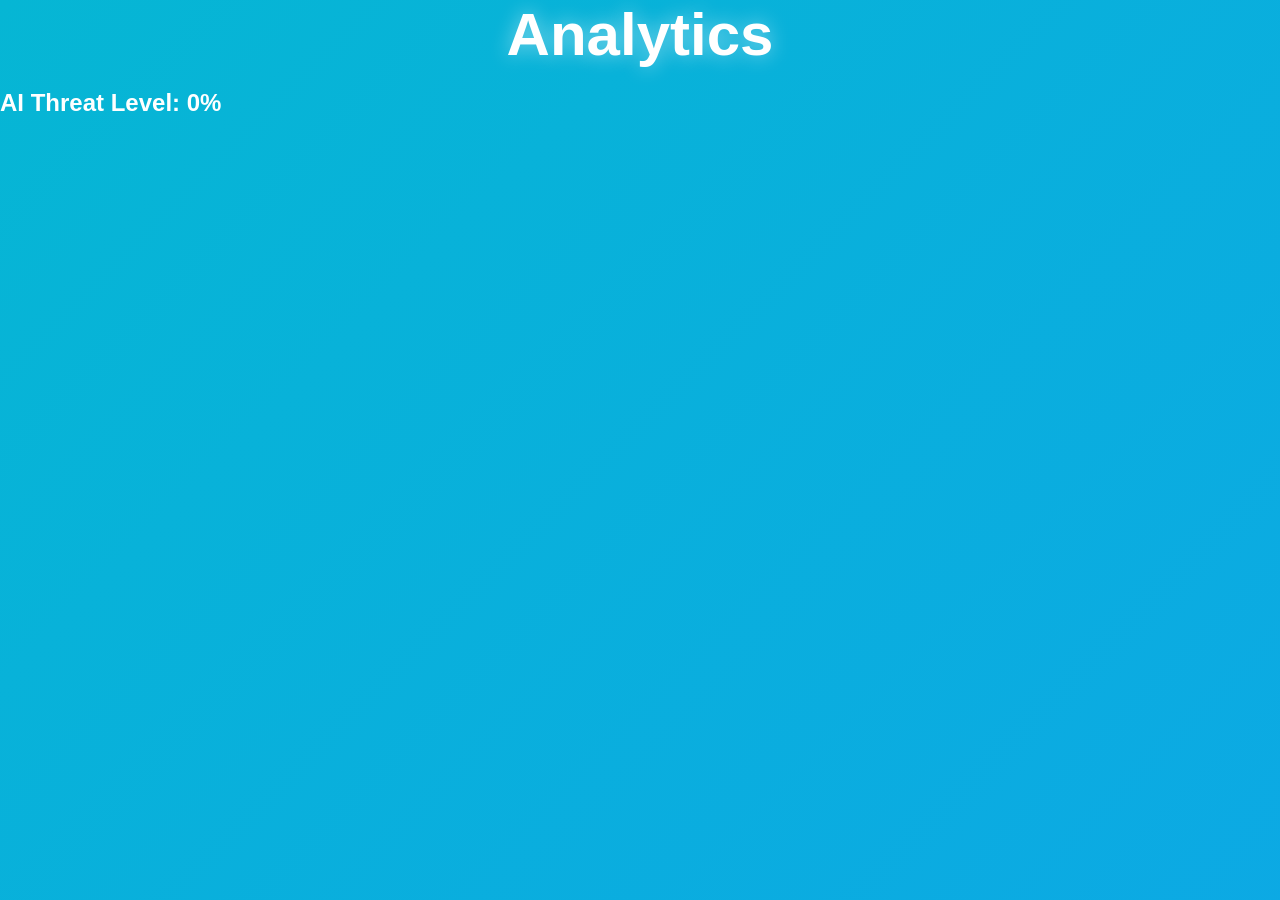
<file: frontend 1/frontend.logic frontend/TerraNovaAI/analytics.html>
<link rel="stylesheet" href="css/style.css">
<script src="js/analytics.js"></script>
<!DOCTYPE html>
<html lang="en">

<head>
    <meta charset="UTF-8">
    <meta name="viewport" content="width=device-width, initial-scale=1.0">
    <title>Analytics</title>

    <link rel="stylesheet" href="css/style.css">
</head>

<body>

    <div class="dashboard-content">

        <h1>Analytics</h1>

        <h2>
            AI Threat Level:
            <span class="threat-level">
                0%
            </span>
        </h2>

    </div>

    <script src="js/analytics.js"></script>

</body>

</html>
</file>
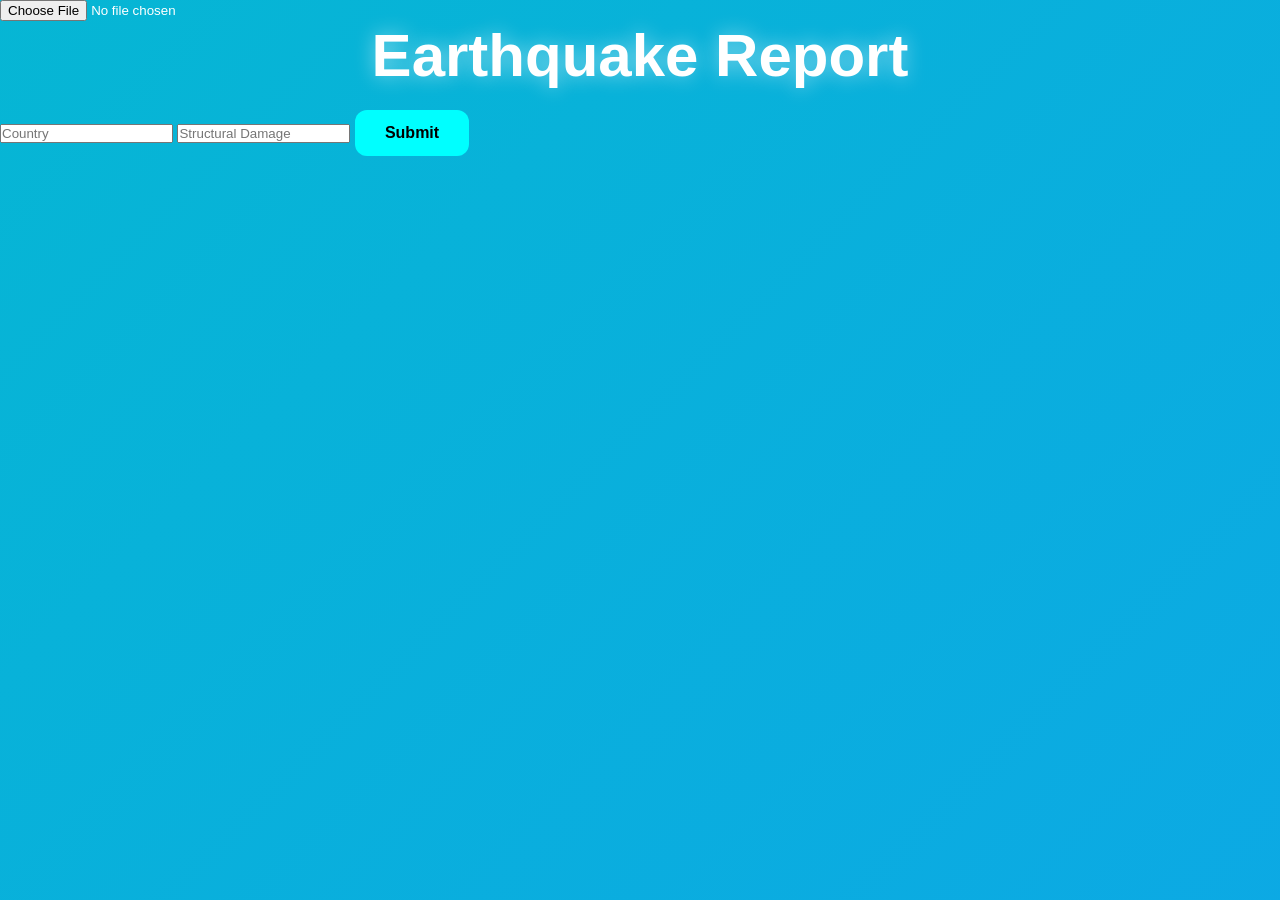
<file: frontend 1/frontend.logic frontend/TerraNovaAI/earthquake.html>
<link rel="stylesheet" href="css/style.css">
<script src="js/earthquake.js"></script>
<form id="earthquakeForm"></form>
<input type="file" id="earthquakeImage">

<img id="preview" width="200">

<!DOCTYPE html>
<html lang="en">

<head>
    <meta charset="UTF-8">
    <meta name="viewport" content="width=device-width, initial-scale=1.0">
    <title>Earthquake Module</title>

    <link rel="stylesheet" href="css/style.css">
</head>

<body>

    <div class="form-container">

        <h1>Earthquake Report</h1>

        <form id="earthquakeForm">

            <input type="text" id="country"
                placeholder="Country">

            <input type="text" id="damage"
                placeholder="Structural Damage">

            <button type="submit">
                Submit
            </button>

        </form>

    </div>

    <script src="js/earthquake.js"></script>

</body>

</html>
</file>
<file: frontend 1/frontend.logic frontend/TerraNovaAI/css/style.css>
*{
    margin:0;
    padding:0;
    box-sizing:border-box;
    font-family:Arial;
}

body{
    min-height: 100vh;
    overflow-x: hidden;
    
    background: linear-gradient(
        -45deg,
        #0f172a,
        #1e3a8a,
        #0ea5e9,
        #06b6d4
    );

    background-size: 400% 400%;
    animation: gradientBG 12s ease infinite;

    color: white;
}

/* Background Animation */
@keyframes gradientBG{
    0%{
        background-position: 0% 50%;
    }

    50%{
        background-position: 100% 50%;
    }

    100%{
        background-position: 0% 50%;
    }

}

/* LOADER */

.loader{
    position:fixed;
    width:100%;
    height:100vh;
    background:black;
    display:flex;
    justify-content:center;
    align-items:center;
    z-index:1000;
}

/* NAVBAR */

.navbar{
    display:flex;
    justify-content:space-between;
    align-items:center;
    padding:20px 50px;
    background:rgba(255,255,255,0.05);
    backdrop-filter:blur(10px);
}

.logo{
    color:cyan;
}

.nav-links{
    display:flex;
    list-style:none;
    gap:20px;
}

.nav-links a{
    color:white;
    text-decoration:none;
}

.signin-btn{
    padding:10px 20px;
    background:cyan;
    border:none;
    cursor:pointer;
    border-radius:10px;
}

/* HERO */

.hero{
    height:80vh;
    display:flex;
    justify-content:center;
    align-items:center;
    text-align:center;
}

.hero-content h1{
    font-size:60px;
    margin-bottom:20px;
}

.hero-content p{
    font-size:22px;
    margin-bottom:20px;
}

.hero-content button{
    padding:15px 30px;
    background:cyan;
    border:none;
    border-radius:10px;
    cursor:pointer;
}

/* CARDS */

.cards-section{
    display:flex;
    justify-content:center;
    gap:40px;
    padding:50px;
}

.card{
    width:350px;
    padding:40px;
    border-radius:20px;
    background:rgba(255,255,255,0.08);
    backdrop-filter:blur(10px);
    text-align:center;
    transition:0.3s;
}

.card:hover{
    transform:translateY(-10px);
}

.card button{
    margin-top:20px;
    padding:12px 25px;
    border:none;
    border-radius:10px;
    cursor:pointer;
    background:cyan;
}
.container{
    width: 90%;
    margin: auto;
    padding-top: 50px;
}

/* Heading Style */
h1{
    font-size: 60px;
    text-align: center;
    margin-bottom: 20px;

    text-shadow: 0 0 20px rgba(255,255,255,0.5);
}

/* Paragraph Style */
p{
    text-align: center;
    font-size: 18px;
    opacity: 0.9;
}

/* Stylish Buttons */
button{
    padding: 14px 30px;
    border: none;
    border-radius: 12px;

    background: cyan;
    color: black;

    font-size: 16px;
    font-weight: bold;

    cursor: pointer;

    transition: 0.3s;
}

/* Hover Effect */
button:hover{
    transform: scale(1.08);

    box-shadow:
    0 0 15px cyan,
    0 0 30px cyan;
}
</file>
<file: frontend/frontend_logic/TerraNovaAI/css/style.css>
*{
    margin:0;
    padding:0;
    box-sizing:border-box;
    font-family:Arial;
}

body{
    min-height: 100vh;
    overflow-x: hidden;
    
    background: linear-gradient(
        -45deg,
        #0f172a,
        #1e3a8a,
        #0ea5e9,
        #06b6d4
    );

    background-size: 400% 400%;
    animation: gradientBG 12s ease infinite;

    color: white;
}

/* Background Animation */
@keyframes gradientBG{
    0%{
        background-position: 0% 50%;
    }

    50%{
        background-position: 100% 50%;
    }

    100%{
        background-position: 0% 50%;
    }

}

/* LOADER */

.loader{
    position:fixed;
    width:100%;
    height:100vh;
    background:black;
    display:flex;
    justify-content:center;
    align-items:center;
    z-index:1000;
}

/* NAVBAR */

.navbar{
    display:flex;
    justify-content:space-between;
    align-items:center;
    padding:20px 50px;
    background:rgba(255,255,255,0.05);
    backdrop-filter:blur(10px);
}

.logo{
    color:cyan;
}

.nav-links{
    display:flex;
    list-style:none;
    gap:20px;
}

.nav-links a{
    color:white;
    text-decoration:none;
}

.signin-btn{
    padding:10px 20px;
    background:cyan;
    border:none;
    cursor:pointer;
    border-radius:10px;
}

/* HERO */

.hero{
    height:80vh;
    display:flex;
    justify-content:center;
    align-items:center;
    text-align:center;
}

.hero-content h1{
    font-size:60px;
    margin-bottom:20px;
}

.hero-content p{
    font-size:22px;
    margin-bottom:20px;
}

.hero-content button{
    padding:15px 30px;
    background:cyan;
    border:none;
    border-radius:10px;
    cursor:pointer;
}

/* CARDS */

.cards-section{
    display:flex;
    justify-content:center;
    gap:40px;
    padding:50px;
}

.card{
    width:350px;
    padding:40px;
    border-radius:20px;
    background:rgba(255,255,255,0.08);
    backdrop-filter:blur(10px);
    text-align:center;
    transition:0.3s;
}

.card:hover{
    transform:translateY(-10px);
}

.card button{
    margin-top:20px;
    padding:12px 25px;
    border:none;
    border-radius:10px;
    cursor:pointer;
    background:cyan;
}
.container{
    width: 90%;
    margin: auto;
    padding-top: 50px;
}

/* Heading Style */
h1{
    font-size: 60px;
    text-align: center;
    margin-bottom: 20px;

    text-shadow: 0 0 20px rgba(255,255,255,0.5);
}

/* Paragraph Style */
p{
    text-align: center;
    font-size: 18px;
    opacity: 0.9;
}

/* Stylish Buttons */
button{
    padding: 14px 30px;
    border: none;
    border-radius: 12px;

    background: cyan;
    color: black;

    font-size: 16px;
    font-weight: bold;

    cursor: pointer;

    transition: 0.3s;
}

/* Hover Effect */
button:hover{
    transform: scale(1.08);

    box-shadow:
    0 0 15px cyan,
    0 0 30px cyan;
}
</file>
<file: frontend 1/TerraNovaAI5/disaster.css>
@import url('https://fonts.googleapis.com/css2?family=Orbitron:wght@400;600;700;900&family=Exo+2:wght@300;400;500;600&display=swap');

:root{
    --cyan:#00f5ff;
    --navy:#0a0e1a;
    --font-head:'Orbitron', monospace;
    --font-body:'Exo 2', sans-serif;
}



body{
    margin:0;
    padding:0;

    background: var(--navy);

    background-image:
    radial-gradient(circle at top left,
    rgba(0,245,255,0.12),
    transparent 25%),

    radial-gradient(circle at bottom right,
    rgba(0,100,255,0.12),
    transparent 25%);

    color:#e0f7fa;

    font-family: var(--font-body);

    min-height:100vh;
}

.form-container{
    width:80%;
    margin:50px auto;

    background:rgba(10,14,26,.85);
    border:1px solid rgba(0,245,255,.15);
    backdrop-filter:blur(12px);

    padding:40px;
    border-radius:15px;
    box-shadow:0 4px 15px rgba(0,0,0,0.1);
}

.form-container h1{
    text-align:center;
    margin-bottom:35px;

    color:var(--cyan);

    font-family:var(--font-head);

    letter-spacing:3px;

    text-shadow:0 0 15px rgba(0,245,255,.6);
}

form{
    display:grid;
    grid-template-columns:repeat(3,1fr);
    gap:25px;
}

form input,
form textarea{
    padding:15px;
    font-size:16px;

    
    background:rgba(0,245,255,.05);
    border:1px solid rgba(0,245,255,.2);
    color:white;

    border-radius:10px;
    width:100%;
    box-sizing:border-box;
}

form textarea{
    height:100px;
}

form button{
    grid-column:span 3;
    padding:15px;
    background:#007bff;
    color:white;
    border:none;
    border-radius:10px;
    font-size:18px;
    cursor:pointer;
}

form button:hover{
    background:#0056b3;
}
</file>
